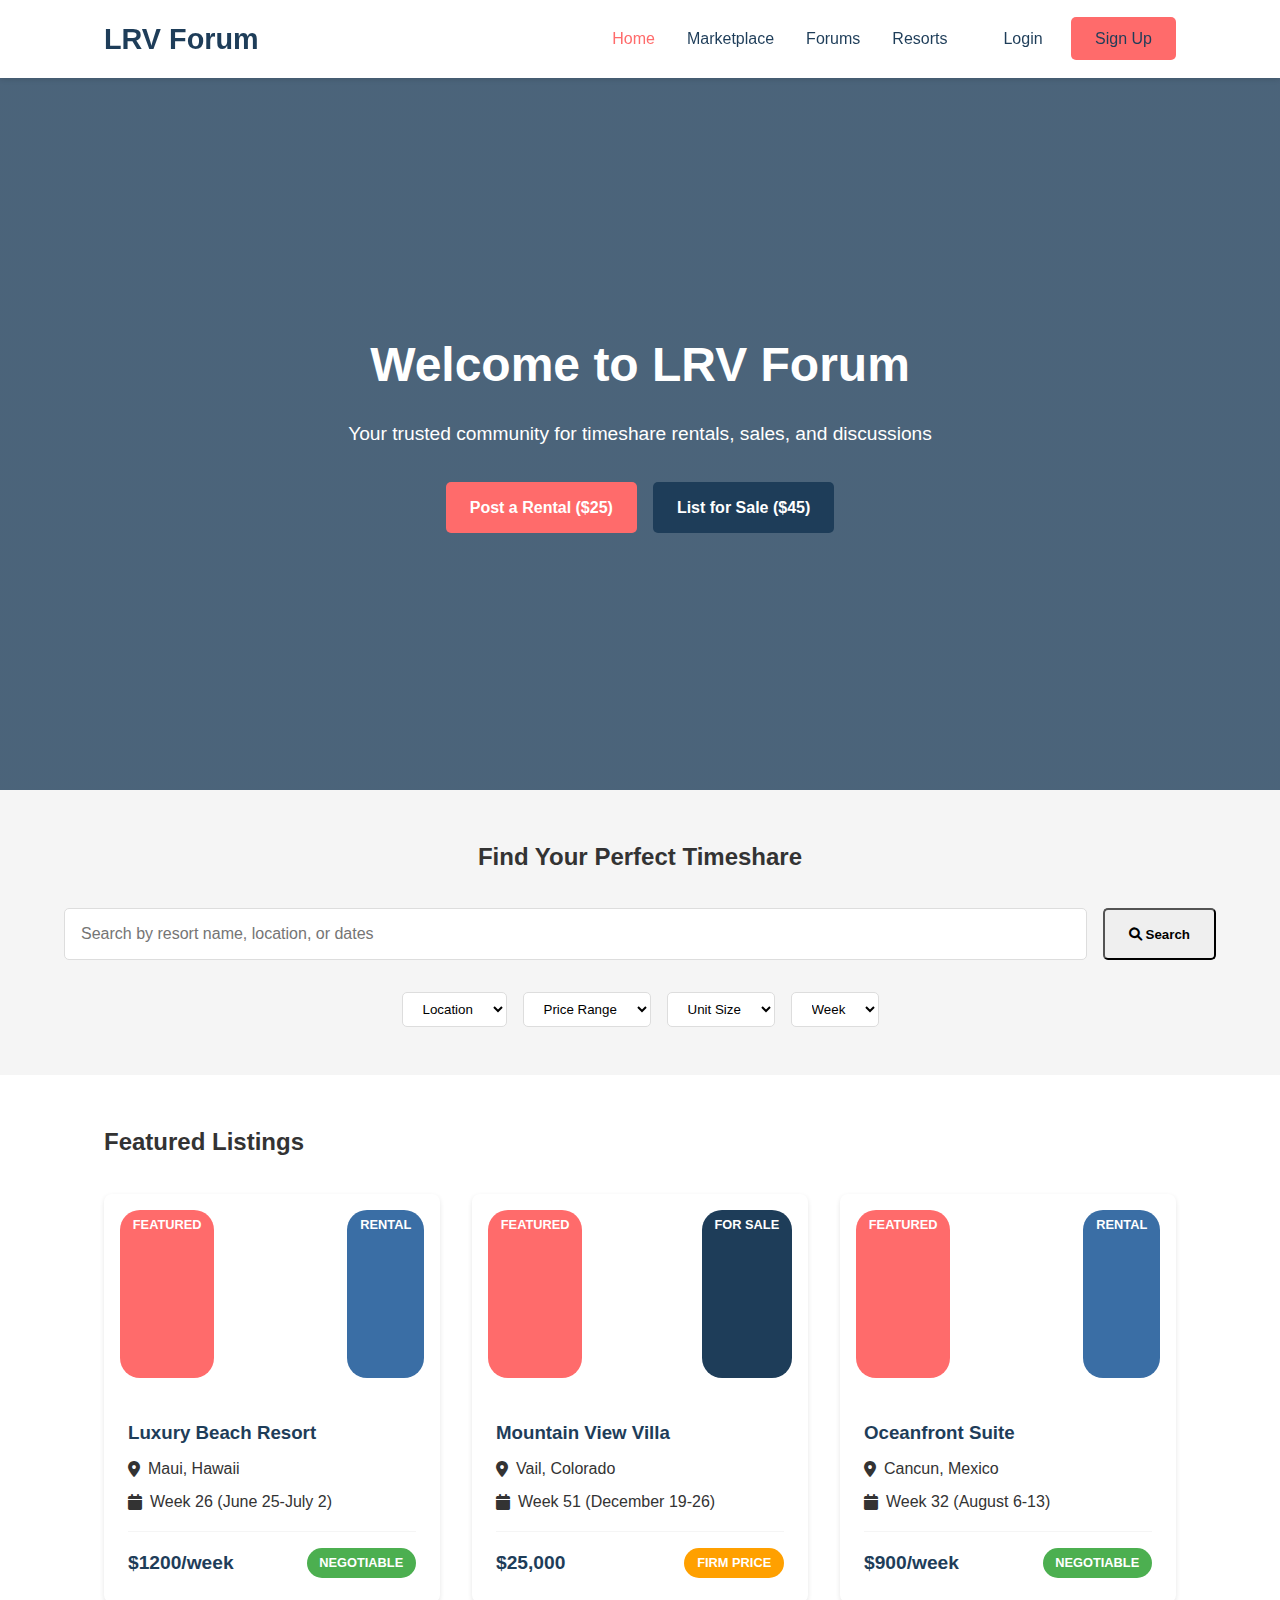
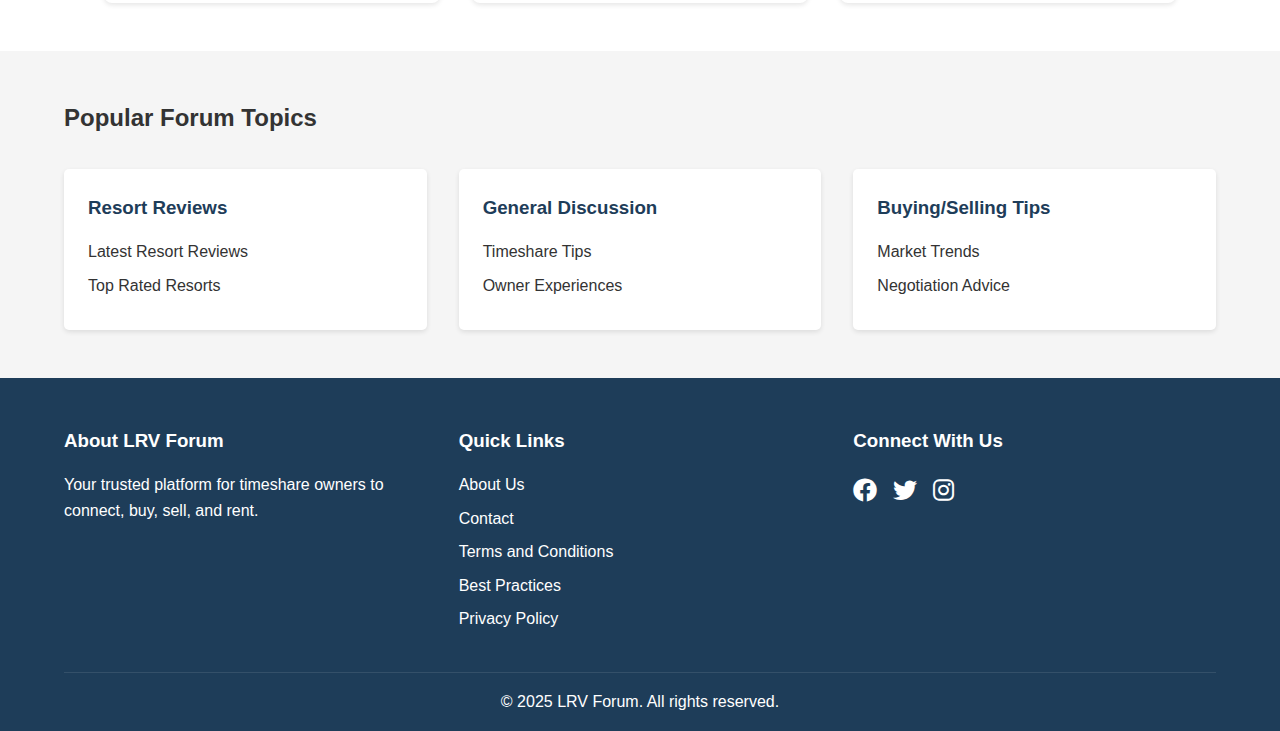
<file: index.html>
<!DOCTYPE html>
<html lang="en">
<head>
    <meta charset="UTF-8">
    <meta name="viewport" content="width=device-width, initial-scale=1.0">
    <title>LRV Forum - Timeshare Owners Community</title>
    <link rel="stylesheet" href="styles.css">
    <link rel="stylesheet" href="https://cdnjs.cloudflare.com/ajax/libs/font-awesome/6.0.0/css/all.min.css">
</head>
<body>
    <header>
        <nav class="main-nav">
            <div class="logo">
                <h1>LRV Forum</h1>
            </div>
            <div class="nav-links">
                <a href="#" class="active">Home</a>
                <a href="#">Marketplace</a>
                <a href="forum.html">Forums</a>
                <a href="#">Resorts</a>
                <div class="auth-buttons">
                    <a href="#" class="btn btn-login">Login</a>
                    <a href="#" class="btn btn-signup">Sign Up</a>
                </div>
            </div>
        </nav>
    </header>

    <main>
        <section class="hero">
            <div class="hero-content">
                <h1>Welcome to LRV Forum</h1>
                <p>Your trusted community for timeshare rentals, sales, and discussions</p>
                <div class="hero-buttons">
                    <a href="#" class="btn btn-primary">Post a Rental ($25)</a>
                    <a href="#" class="btn btn-secondary">List for Sale ($45)</a>
                </div>
            </div>
        </section>

        <section class="search-section">
            <div class="search-container">
                <h2>Find Your Perfect Timeshare</h2>
                <div class="search-box">
                    <input type="text" placeholder="Search by resort name, location, or dates">
                    <button class="btn btn-search"><i class="fas fa-search"></i> Search</button>
                </div>
                <div class="search-filters">
                    <select>
                        <option value="">Location</option>
                    </select>
                    <select>
                        <option value="">Price Range</option>
                    </select>
                    <select>
                        <option value="">Unit Size</option>
                    </select>
                    <select>
                        <option value="">Week</option>
                    </select>
                </div>
            </div>
        </section>

        <section class="featured-listings">
            <h2>Featured Listings</h2>
            <div class="listings-grid">
                <!-- Featured listings will be dynamically populated -->
            </div>
        </section>

        <section class="forum-preview">
            <h2>Popular Forum Topics</h2>
            <div class="forum-categories">
                <div class="forum-category">
                    <h3>Resort Reviews</h3>
                    <ul>
                        <li><a href="#">Latest Resort Reviews</a></li>
                        <li><a href="#">Top Rated Resorts</a></li>
                    </ul>
                </div>
                <div class="forum-category">
                    <h3>General Discussion</h3>
                    <ul>
                        <li><a href="#">Timeshare Tips</a></li>
                        <li><a href="#">Owner Experiences</a></li>
                    </ul>
                </div>
                <div class="forum-category">
                    <h3>Buying/Selling Tips</h3>
                    <ul>
                        <li><a href="#">Market Trends</a></li>
                        <li><a href="#">Negotiation Advice</a></li>
                    </ul>
                </div>
            </div>
        </section>
    </main>

    <footer>
        <div class="footer-content">
            <div class="footer-section">
                <h3>About LRV Forum</h3>
                <p>Your trusted platform for timeshare owners to connect, buy, sell, and rent.</p>
            </div>
            <div class="footer-section">
                <h3>Quick Links</h3>
                <ul>
                    <li><a href="about.html">About Us</a></li>
                    <li><a href="#">Contact</a></li>
                    <li><a href="terms.html">Terms and Conditions</a></li>
                    <li><a href="best-practices.html">Best Practices</a></li>
                    <li><a href="privacy.html">Privacy Policy</a></li>
                </ul>
            </div>
            <div class="footer-section">
                <h3>Connect With Us</h3>
                <div class="social-links">
                    <a href="#"><i class="fab fa-facebook"></i></a>
                    <a href="#"><i class="fab fa-twitter"></i></a>
                    <a href="#"><i class="fab fa-instagram"></i></a>
                </div>
            </div>
        </div>
        <div class="footer-bottom">
            <p>&copy; 2025 LRV Forum. All rights reserved.</p>
        </div>
    </footer>

    <script src="script.js"></script>
</body>
</html>
</file>
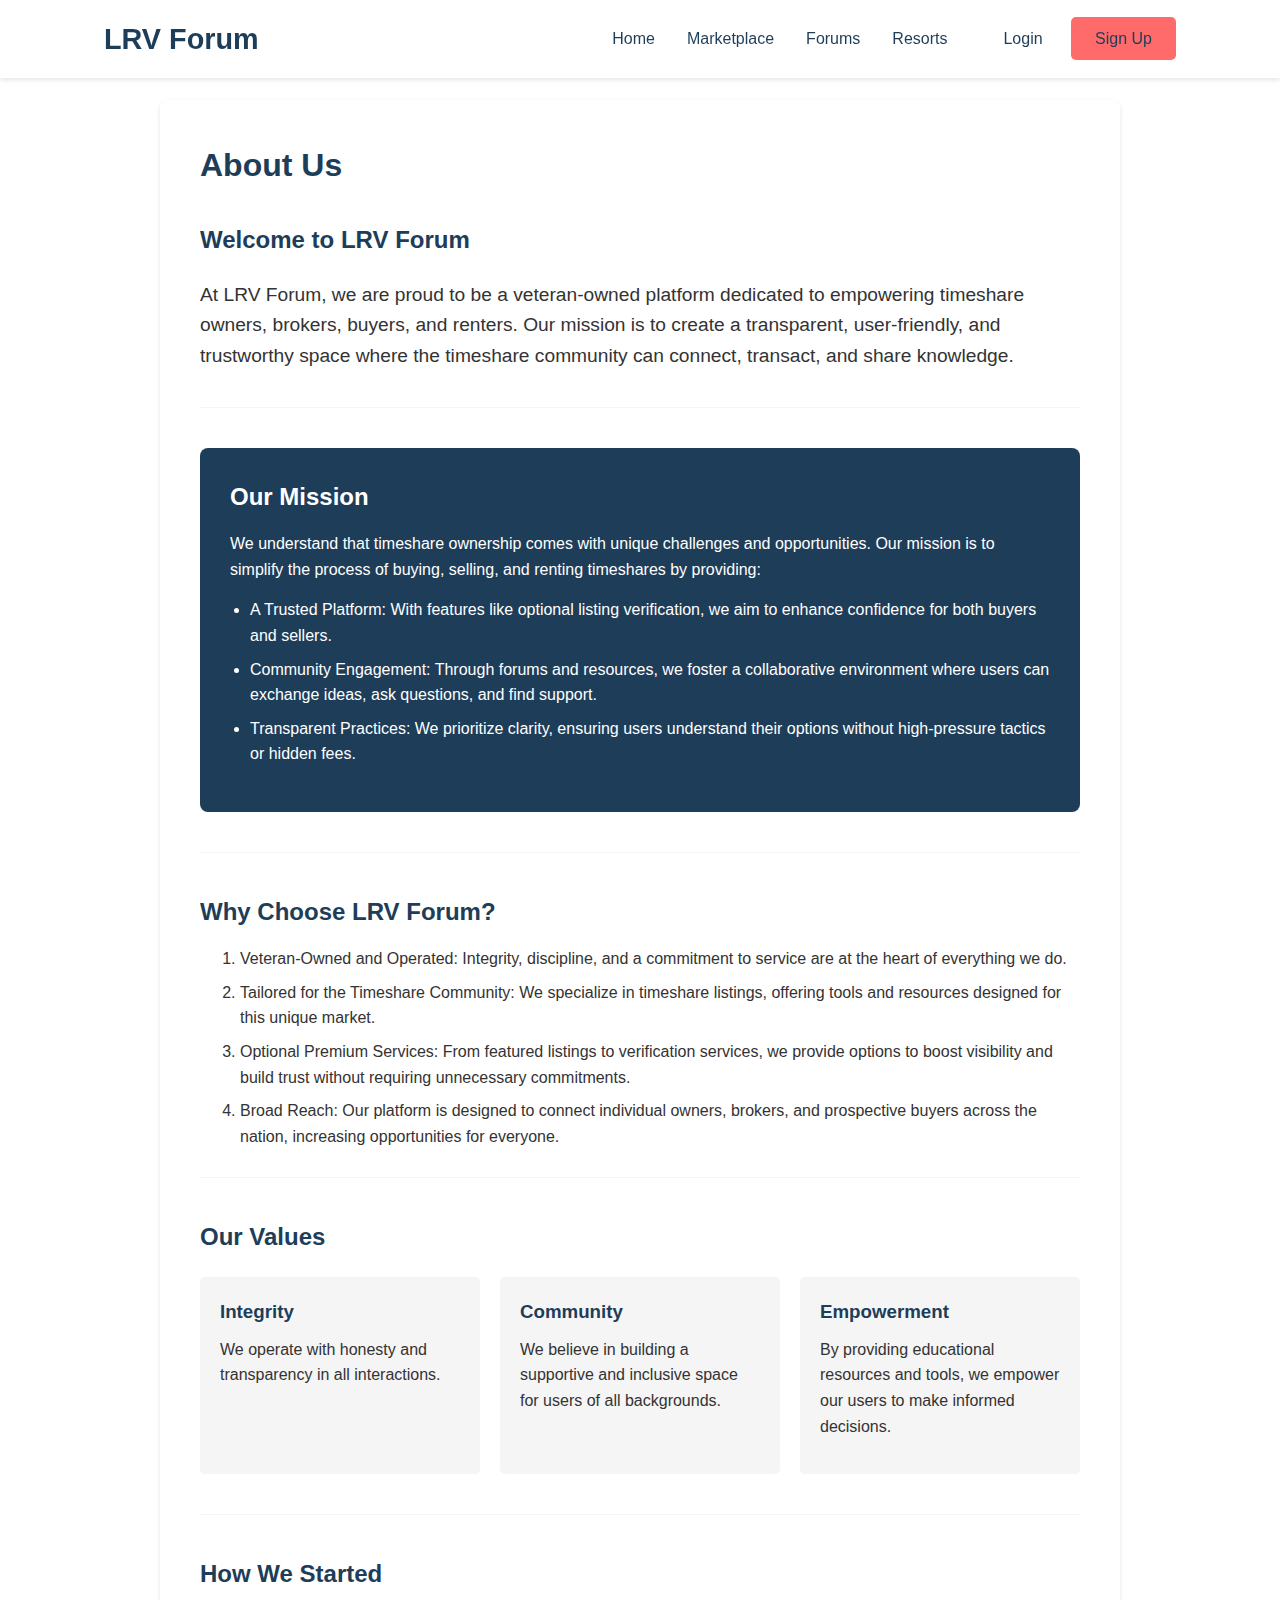
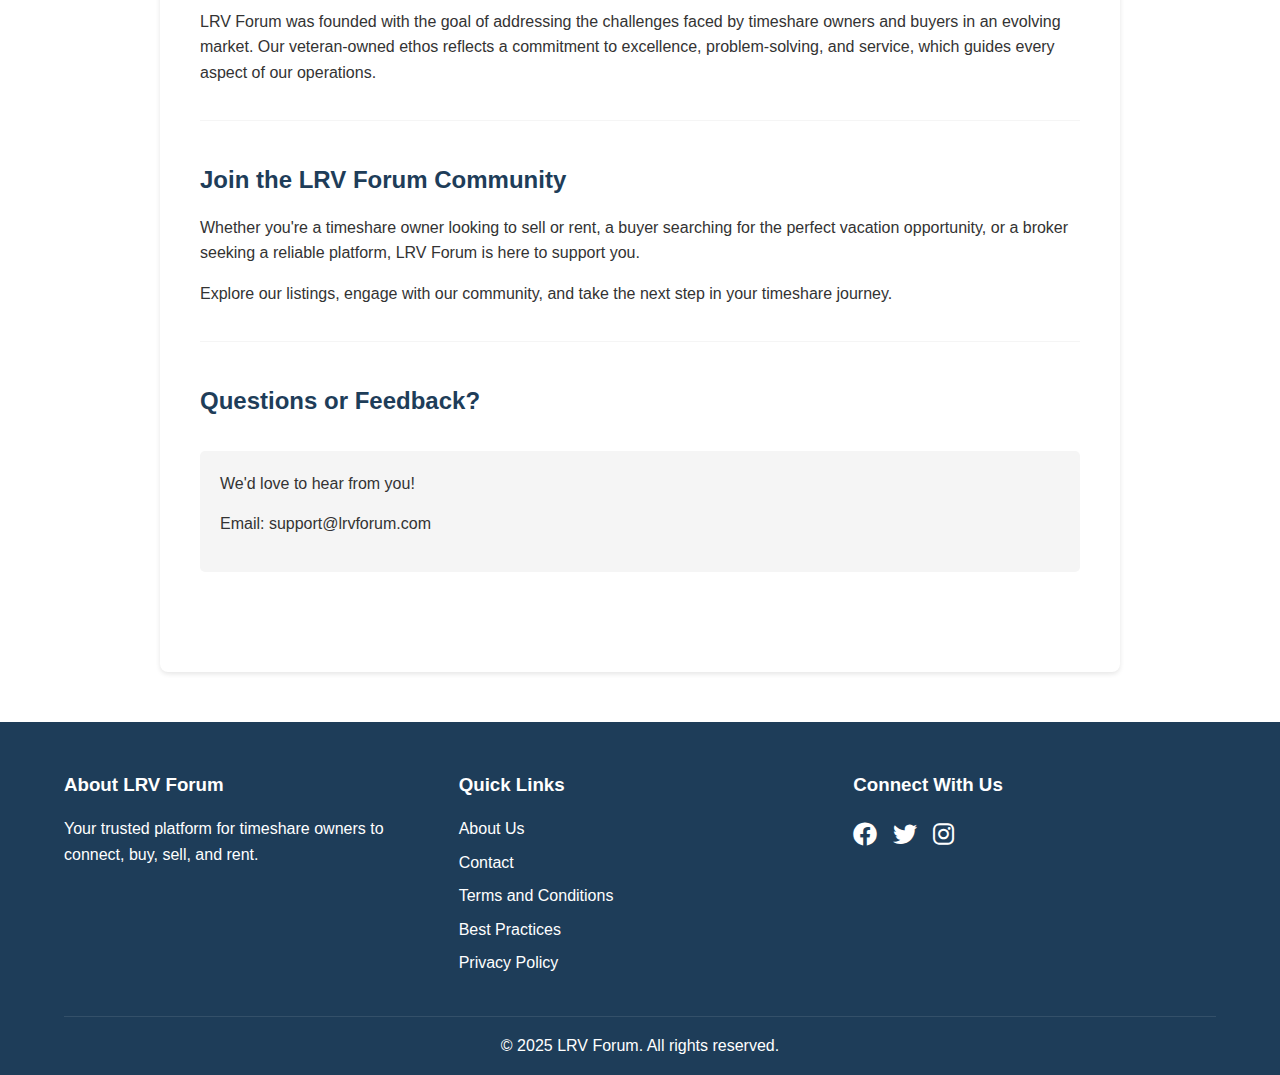
<file: about.html>
<!DOCTYPE html>
<html lang="en">
<head>
    <meta charset="UTF-8">
    <meta name="viewport" content="width=device-width, initial-scale=1.0">
    <title>About Us - LRV Forum</title>
    <link rel="stylesheet" href="styles.css">
    <link rel="stylesheet" href="https://cdnjs.cloudflare.com/ajax/libs/font-awesome/6.0.0/css/all.min.css">
    <style>
        .about-container {
            max-width: 1000px;
            margin: 100px auto 50px;
            padding: 0 20px;
        }
        
        .about-content {
            background: white;
            padding: 40px;
            border-radius: 8px;
            box-shadow: 0 2px 5px rgba(0,0,0,0.1);
        }
        
        .about-content h1 {
            color: var(--primary-blue);
            margin-bottom: 20px;
        }
        
        .about-content h2 {
            color: var(--primary-blue);
            margin: 30px 0 15px;
        }
        
        .about-content p {
            margin-bottom: 15px;
            line-height: 1.6;
        }
        
        .about-content ul {
            margin-left: 20px;
            margin-bottom: 15px;
        }
        
        .about-content li {
            margin-bottom: 8px;
        }

        .section {
            margin-bottom: 40px;
            padding-bottom: 20px;
            border-bottom: 1px solid var(--gray);
        }

        .section:last-child {
            border-bottom: none;
        }

        .contact-info {
            background-color: var(--gray);
            padding: 20px;
            border-radius: 5px;
            margin-top: 30px;
        }

        .bullet-list {
            list-style-type: disc;
            margin-left: 40px;
        }

        .numbered-list {
            list-style-type: decimal;
            margin-left: 40px;
        }

        .welcome-message {
            font-size: 1.2rem;
            line-height: 1.8;
            margin: 20px 0;
        }

        .mission-box {
            background-color: var(--primary-blue);
            color: var(--white);
            padding: 30px;
            border-radius: 8px;
            margin: 20px 0;
        }

        .mission-box h2 {
            color: var(--white);
            margin-top: 0;
        }

        .values-grid {
            display: grid;
            grid-template-columns: repeat(auto-fit, minmax(250px, 1fr));
            gap: 20px;
            margin: 20px 0;
        }

        .value-item {
            background-color: var(--gray);
            padding: 20px;
            border-radius: 5px;
        }

        .value-item h3 {
            color: var(--primary-blue);
            margin-bottom: 10px;
        }
    </style>
</head>
<body>
    <header>
        <nav class="main-nav">
            <div class="logo">
                <h1>LRV Forum</h1>
            </div>
            <div class="nav-links">
                <a href="index.html">Home</a>
                <a href="#">Marketplace</a>
                <a href="#">Forums</a>
                <a href="#">Resorts</a>
                <div class="auth-buttons">
                    <a href="#" class="btn btn-login">Login</a>
                    <a href="#" class="btn btn-signup">Sign Up</a>
                </div>
            </div>
        </nav>
    </header>

    <div class="about-container">
        <div class="about-content">
            <h1>About Us</h1>

            <div class="section">
                <h2>Welcome to LRV Forum</h2>
                <p class="welcome-message">At LRV Forum, we are proud to be a veteran-owned platform dedicated to empowering timeshare owners, brokers, buyers, and renters. Our mission is to create a transparent, user-friendly, and trustworthy space where the timeshare community can connect, transact, and share knowledge.</p>
            </div>

            <div class="section">
                <div class="mission-box">
                    <h2>Our Mission</h2>
                    <p>We understand that timeshare ownership comes with unique challenges and opportunities. Our mission is to simplify the process of buying, selling, and renting timeshares by providing:</p>
                    <ul class="bullet-list">
                        <li>A Trusted Platform: With features like optional listing verification, we aim to enhance confidence for both buyers and sellers.</li>
                        <li>Community Engagement: Through forums and resources, we foster a collaborative environment where users can exchange ideas, ask questions, and find support.</li>
                        <li>Transparent Practices: We prioritize clarity, ensuring users understand their options without high-pressure tactics or hidden fees.</li>
                    </ul>
                </div>
            </div>

            <div class="section">
                <h2>Why Choose LRV Forum?</h2>
                <ol class="numbered-list">
                    <li>Veteran-Owned and Operated: Integrity, discipline, and a commitment to service are at the heart of everything we do.</li>
                    <li>Tailored for the Timeshare Community: We specialize in timeshare listings, offering tools and resources designed for this unique market.</li>
                    <li>Optional Premium Services: From featured listings to verification services, we provide options to boost visibility and build trust without requiring unnecessary commitments.</li>
                    <li>Broad Reach: Our platform is designed to connect individual owners, brokers, and prospective buyers across the nation, increasing opportunities for everyone.</li>
                </ol>
            </div>

            <div class="section">
                <h2>Our Values</h2>
                <div class="values-grid">
                    <div class="value-item">
                        <h3>Integrity</h3>
                        <p>We operate with honesty and transparency in all interactions.</p>
                    </div>
                    <div class="value-item">
                        <h3>Community</h3>
                        <p>We believe in building a supportive and inclusive space for users of all backgrounds.</p>
                    </div>
                    <div class="value-item">
                        <h3>Empowerment</h3>
                        <p>By providing educational resources and tools, we empower our users to make informed decisions.</p>
                    </div>
                </div>
            </div>

            <div class="section">
                <h2>How We Started</h2>
                <p>LRV Forum was founded with the goal of addressing the challenges faced by timeshare owners and buyers in an evolving market. Our veteran-owned ethos reflects a commitment to excellence, problem-solving, and service, which guides every aspect of our operations.</p>
            </div>

            <div class="section">
                <h2>Join the LRV Forum Community</h2>
                <p>Whether you're a timeshare owner looking to sell or rent, a buyer searching for the perfect vacation opportunity, or a broker seeking a reliable platform, LRV Forum is here to support you.</p>
                <p>Explore our listings, engage with our community, and take the next step in your timeshare journey.</p>
            </div>

            <div class="section">
                <h2>Questions or Feedback?</h2>
                <div class="contact-info">
                    <p>We'd love to hear from you!</p>
                    <p>Email: support@lrvforum.com</p>
                </div>
            </div>
        </div>
    </div>

    <footer>
        <div class="footer-content">
            <div class="footer-section">
                <h3>About LRV Forum</h3>
                <p>Your trusted platform for timeshare owners to connect, buy, sell, and rent.</p>
            </div>
            <div class="footer-section">
                <h3>Quick Links</h3>
                <ul>
                    <li><a href="about.html">About Us</a></li>
                    <li><a href="#">Contact</a></li>
                    <li><a href="terms.html">Terms and Conditions</a></li>
                    <li><a href="best-practices.html">Best Practices</a></li>
                    <li><a href="privacy.html">Privacy Policy</a></li>
                </ul>
            </div>
            <div class="footer-section">
                <h3>Connect With Us</h3>
                <div class="social-links">
                    <a href="#"><i class="fab fa-facebook"></i></a>
                    <a href="#"><i class="fab fa-twitter"></i></a>
                    <a href="#"><i class="fab fa-instagram"></i></a>
                </div>
            </div>
        </div>
        <div class="footer-bottom">
            <p>&copy; 2025 LRV Forum. All rights reserved.</p>
        </div>
    </footer>
</body>
</html>
</file>
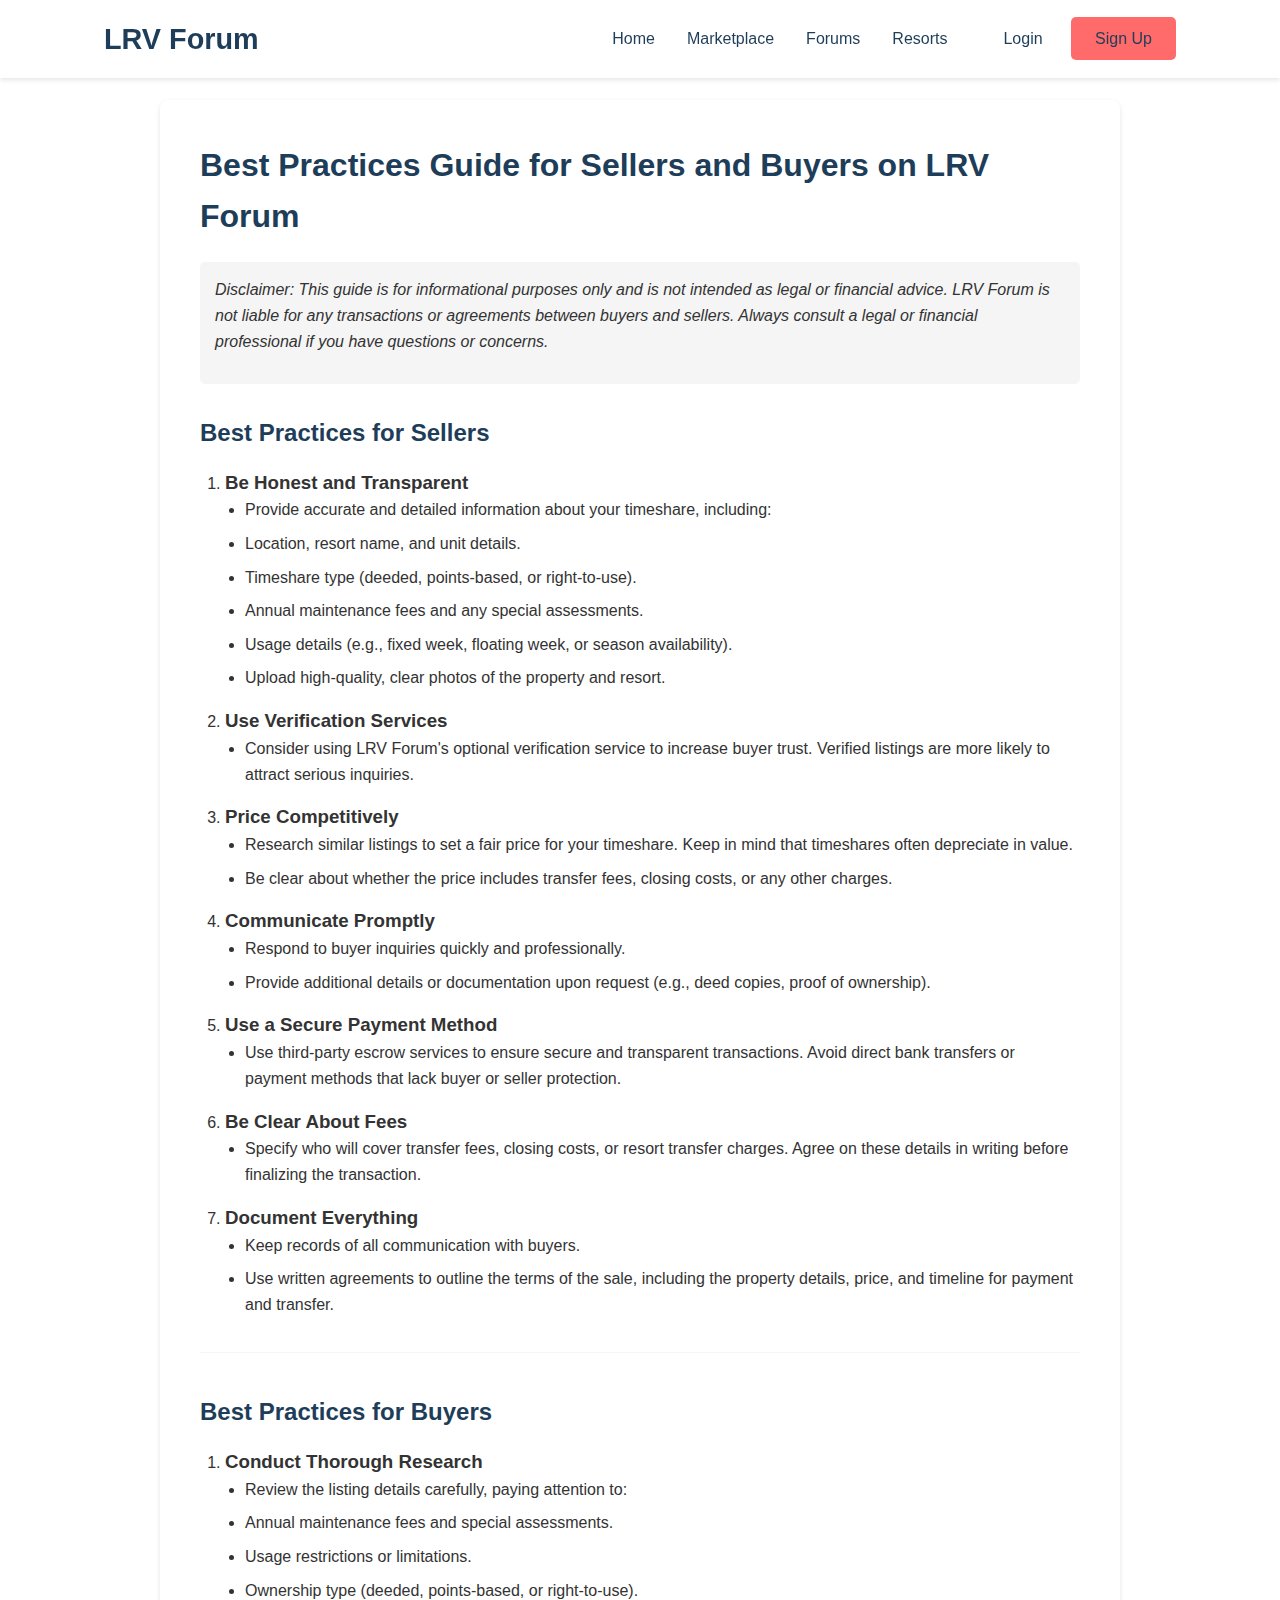
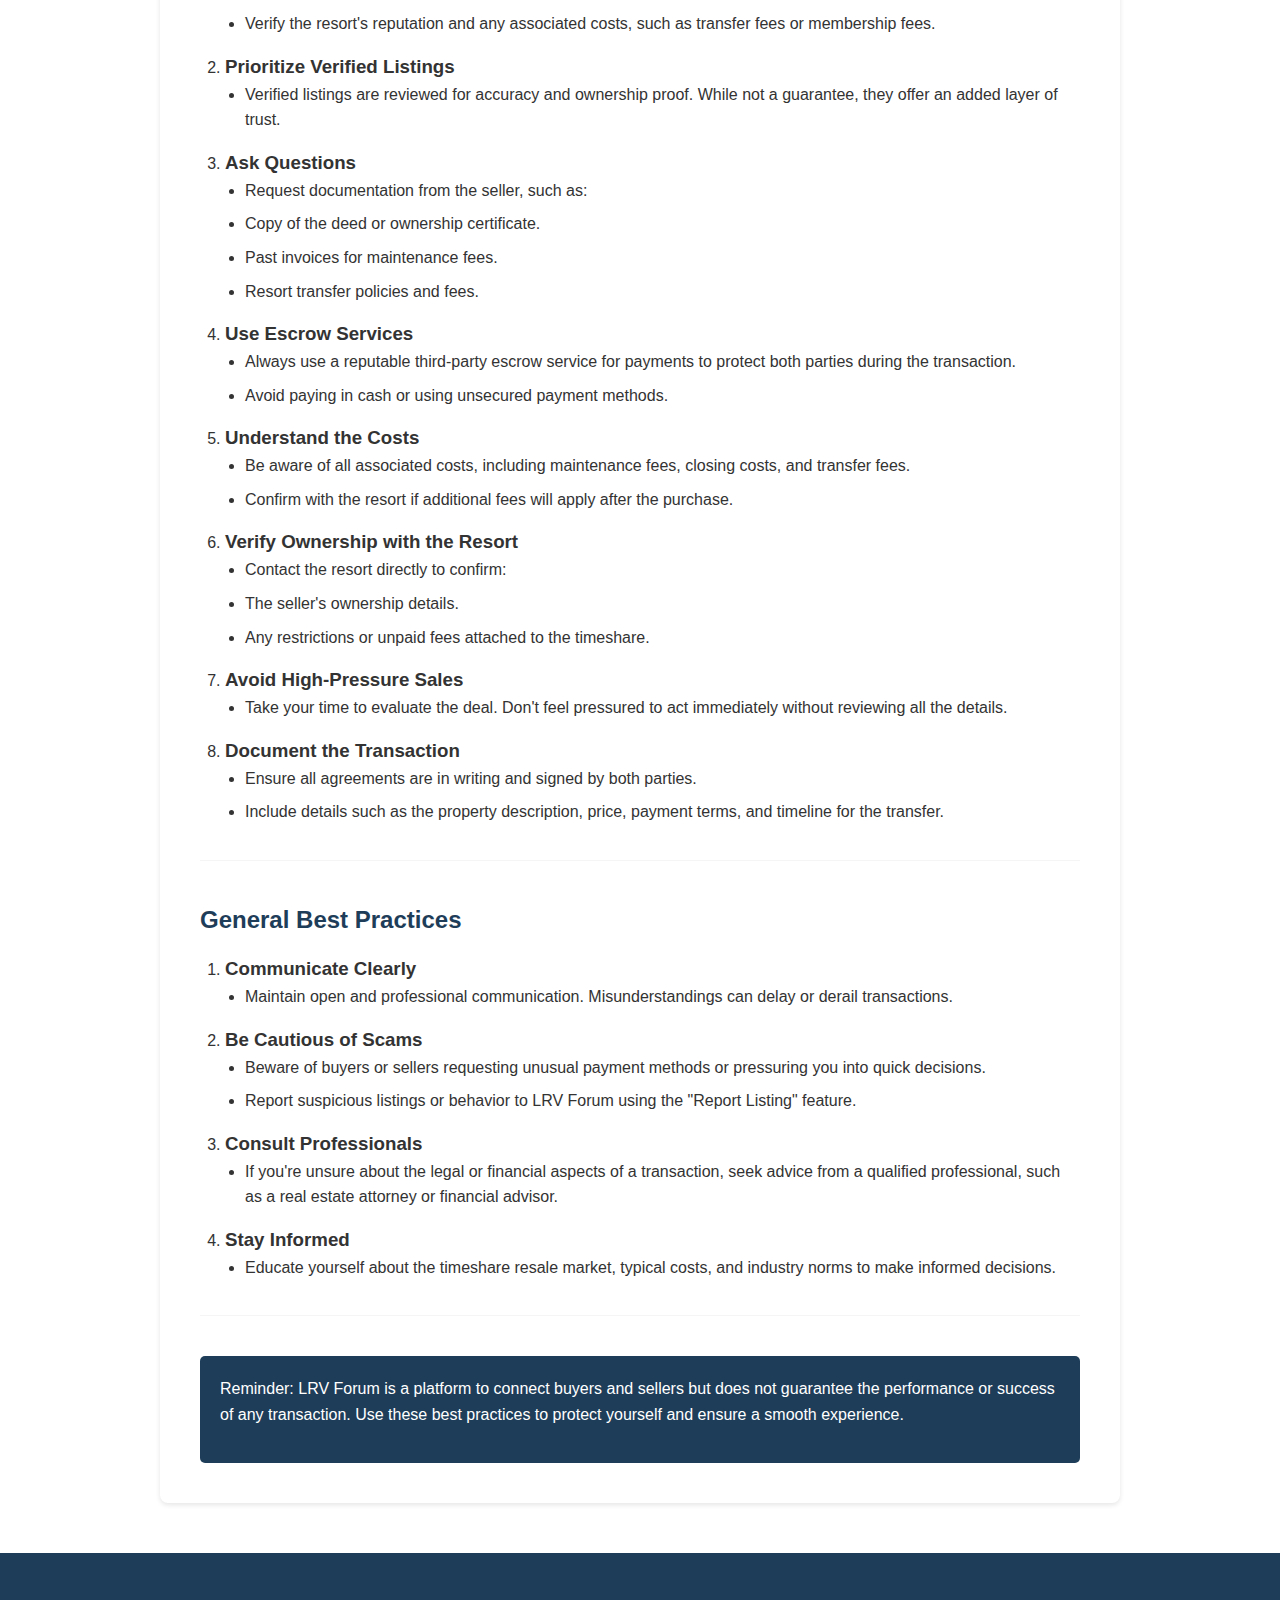
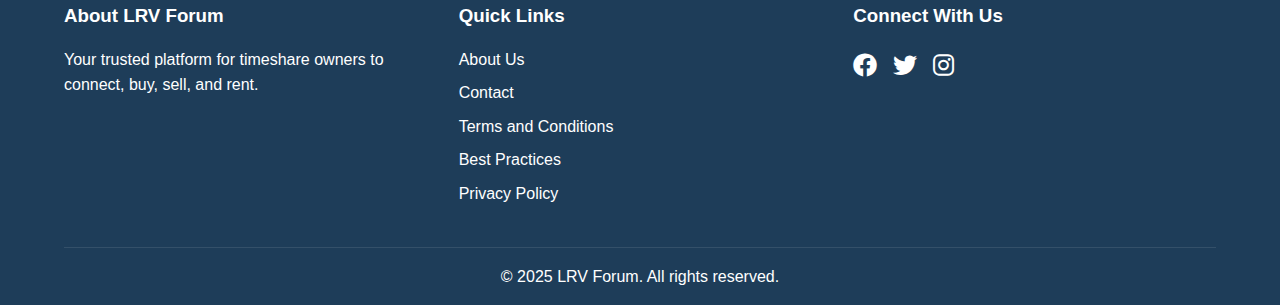
<file: best-practices.html>
<!DOCTYPE html>
<html lang="en">
<head>
    <meta charset="UTF-8">
    <meta name="viewport" content="width=device-width, initial-scale=1.0">
    <title>Best Practices - LRV Forum</title>
    <link rel="stylesheet" href="styles.css">
    <link rel="stylesheet" href="https://cdnjs.cloudflare.com/ajax/libs/font-awesome/6.0.0/css/all.min.css">
    <style>
        .best-practices-container {
            max-width: 1000px;
            margin: 100px auto 50px;
            padding: 0 20px;
        }
        
        .best-practices-content {
            background: white;
            padding: 40px;
            border-radius: 8px;
            box-shadow: 0 2px 5px rgba(0,0,0,0.1);
        }
        
        .best-practices-content h1 {
            color: var(--primary-blue);
            margin-bottom: 20px;
        }
        
        .best-practices-content h2 {
            color: var(--primary-blue);
            margin: 30px 0 15px;
        }
        
        .best-practices-content p {
            margin-bottom: 15px;
            line-height: 1.6;
        }
        
        .best-practices-content ul {
            margin-left: 20px;
            margin-bottom: 15px;
        }
        
        .best-practices-content li {
            margin-bottom: 8px;
        }
        
        .disclaimer {
            background-color: var(--gray);
            padding: 15px;
            border-radius: 5px;
            margin-bottom: 30px;
            font-style: italic;
        }

        .practice-section {
            margin-bottom: 40px;
            padding-bottom: 20px;
            border-bottom: 1px solid var(--gray);
        }

        .practice-section:last-child {
            border-bottom: none;
        }

        .reminder-box {
            background-color: var(--primary-blue);
            color: var(--white);
            padding: 20px;
            border-radius: 5px;
            margin-top: 30px;
        }

        .numbered-list {
            list-style-type: decimal;
            margin-left: 25px;
        }

        .bullet-list {
            list-style-type: disc;
            margin-left: 40px;
        }
    </style>
</head>
<body>
    <header>
        <nav class="main-nav">
            <div class="logo">
                <h1>LRV Forum</h1>
            </div>
            <div class="nav-links">
                <a href="index.html">Home</a>
                <a href="#">Marketplace</a>
                <a href="#">Forums</a>
                <a href="#">Resorts</a>
                <div class="auth-buttons">
                    <a href="#" class="btn btn-login">Login</a>
                    <a href="#" class="btn btn-signup">Sign Up</a>
                </div>
            </div>
        </nav>
    </header>

    <div class="best-practices-container">
        <div class="best-practices-content">
            <h1>Best Practices Guide for Sellers and Buyers on LRV Forum</h1>

            <div class="disclaimer">
                <p>Disclaimer: This guide is for informational purposes only and is not intended as legal or financial advice. LRV Forum is not liable for any transactions or agreements between buyers and sellers. Always consult a legal or financial professional if you have questions or concerns.</p>
            </div>

            <div class="practice-section">
                <h2>Best Practices for Sellers</h2>

                <ol class="numbered-list">
                    <li>
                        <h3>Be Honest and Transparent</h3>
                        <ul class="bullet-list">
                            <li>Provide accurate and detailed information about your timeshare, including:</li>
                            <li>Location, resort name, and unit details.</li>
                            <li>Timeshare type (deeded, points-based, or right-to-use).</li>
                            <li>Annual maintenance fees and any special assessments.</li>
                            <li>Usage details (e.g., fixed week, floating week, or season availability).</li>
                            <li>Upload high-quality, clear photos of the property and resort.</li>
                        </ul>
                    </li>

                    <li>
                        <h3>Use Verification Services</h3>
                        <ul class="bullet-list">
                            <li>Consider using LRV Forum's optional verification service to increase buyer trust. Verified listings are more likely to attract serious inquiries.</li>
                        </ul>
                    </li>

                    <li>
                        <h3>Price Competitively</h3>
                        <ul class="bullet-list">
                            <li>Research similar listings to set a fair price for your timeshare. Keep in mind that timeshares often depreciate in value.</li>
                            <li>Be clear about whether the price includes transfer fees, closing costs, or any other charges.</li>
                        </ul>
                    </li>

                    <li>
                        <h3>Communicate Promptly</h3>
                        <ul class="bullet-list">
                            <li>Respond to buyer inquiries quickly and professionally.</li>
                            <li>Provide additional details or documentation upon request (e.g., deed copies, proof of ownership).</li>
                        </ul>
                    </li>

                    <li>
                        <h3>Use a Secure Payment Method</h3>
                        <ul class="bullet-list">
                            <li>Use third-party escrow services to ensure secure and transparent transactions. Avoid direct bank transfers or payment methods that lack buyer or seller protection.</li>
                        </ul>
                    </li>

                    <li>
                        <h3>Be Clear About Fees</h3>
                        <ul class="bullet-list">
                            <li>Specify who will cover transfer fees, closing costs, or resort transfer charges. Agree on these details in writing before finalizing the transaction.</li>
                        </ul>
                    </li>

                    <li>
                        <h3>Document Everything</h3>
                        <ul class="bullet-list">
                            <li>Keep records of all communication with buyers.</li>
                            <li>Use written agreements to outline the terms of the sale, including the property details, price, and timeline for payment and transfer.</li>
                        </ul>
                    </li>
                </ol>
            </div>

            <div class="practice-section">
                <h2>Best Practices for Buyers</h2>

                <ol class="numbered-list">
                    <li>
                        <h3>Conduct Thorough Research</h3>
                        <ul class="bullet-list">
                            <li>Review the listing details carefully, paying attention to:</li>
                            <li>Annual maintenance fees and special assessments.</li>
                            <li>Usage restrictions or limitations.</li>
                            <li>Ownership type (deeded, points-based, or right-to-use).</li>
                            <li>Verify the resort's reputation and any associated costs, such as transfer fees or membership fees.</li>
                        </ul>
                    </li>

                    <li>
                        <h3>Prioritize Verified Listings</h3>
                        <ul class="bullet-list">
                            <li>Verified listings are reviewed for accuracy and ownership proof. While not a guarantee, they offer an added layer of trust.</li>
                        </ul>
                    </li>

                    <li>
                        <h3>Ask Questions</h3>
                        <ul class="bullet-list">
                            <li>Request documentation from the seller, such as:</li>
                            <li>Copy of the deed or ownership certificate.</li>
                            <li>Past invoices for maintenance fees.</li>
                            <li>Resort transfer policies and fees.</li>
                        </ul>
                    </li>

                    <li>
                        <h3>Use Escrow Services</h3>
                        <ul class="bullet-list">
                            <li>Always use a reputable third-party escrow service for payments to protect both parties during the transaction.</li>
                            <li>Avoid paying in cash or using unsecured payment methods.</li>
                        </ul>
                    </li>

                    <li>
                        <h3>Understand the Costs</h3>
                        <ul class="bullet-list">
                            <li>Be aware of all associated costs, including maintenance fees, closing costs, and transfer fees.</li>
                            <li>Confirm with the resort if additional fees will apply after the purchase.</li>
                        </ul>
                    </li>

                    <li>
                        <h3>Verify Ownership with the Resort</h3>
                        <ul class="bullet-list">
                            <li>Contact the resort directly to confirm:</li>
                            <li>The seller's ownership details.</li>
                            <li>Any restrictions or unpaid fees attached to the timeshare.</li>
                        </ul>
                    </li>

                    <li>
                        <h3>Avoid High-Pressure Sales</h3>
                        <ul class="bullet-list">
                            <li>Take your time to evaluate the deal. Don't feel pressured to act immediately without reviewing all the details.</li>
                        </ul>
                    </li>

                    <li>
                        <h3>Document the Transaction</h3>
                        <ul class="bullet-list">
                            <li>Ensure all agreements are in writing and signed by both parties.</li>
                            <li>Include details such as the property description, price, payment terms, and timeline for the transfer.</li>
                        </ul>
                    </li>
                </ol>
            </div>

            <div class="practice-section">
                <h2>General Best Practices</h2>

                <ol class="numbered-list">
                    <li>
                        <h3>Communicate Clearly</h3>
                        <ul class="bullet-list">
                            <li>Maintain open and professional communication. Misunderstandings can delay or derail transactions.</li>
                        </ul>
                    </li>

                    <li>
                        <h3>Be Cautious of Scams</h3>
                        <ul class="bullet-list">
                            <li>Beware of buyers or sellers requesting unusual payment methods or pressuring you into quick decisions.</li>
                            <li>Report suspicious listings or behavior to LRV Forum using the "Report Listing" feature.</li>
                        </ul>
                    </li>

                    <li>
                        <h3>Consult Professionals</h3>
                        <ul class="bullet-list">
                            <li>If you're unsure about the legal or financial aspects of a transaction, seek advice from a qualified professional, such as a real estate attorney or financial advisor.</li>
                        </ul>
                    </li>

                    <li>
                        <h3>Stay Informed</h3>
                        <ul class="bullet-list">
                            <li>Educate yourself about the timeshare resale market, typical costs, and industry norms to make informed decisions.</li>
                        </ul>
                    </li>
                </ol>
            </div>

            <div class="reminder-box">
                <p>Reminder: LRV Forum is a platform to connect buyers and sellers but does not guarantee the performance or success of any transaction. Use these best practices to protect yourself and ensure a smooth experience.</p>
            </div>
        </div>
    </div>

    <footer>
        <div class="footer-content">
            <div class="footer-section">
                <h3>About LRV Forum</h3>
                <p>Your trusted platform for timeshare owners to connect, buy, sell, and rent.</p>
            </div>
            <div class="footer-section">
                <h3>Quick Links</h3>
                <ul>
                    <li><a href="#">About Us</a></li>
                    <li><a href="#">Contact</a></li>
                    <li><a href="terms.html">Terms and Conditions</a></li>
                    <li><a href="best-practices.html">Best Practices</a></li>
                    <li><a href="#">Privacy Policy</a></li>
                </ul>
            </div>
            <div class="footer-section">
                <h3>Connect With Us</h3>
                <div class="social-links">
                    <a href="#"><i class="fab fa-facebook"></i></a>
                    <a href="#"><i class="fab fa-twitter"></i></a>
                    <a href="#"><i class="fab fa-instagram"></i></a>
                </div>
            </div>
        </div>
        <div class="footer-bottom">
            <p>&copy; 2025 LRV Forum. All rights reserved.</p>
        </div>
    </footer>
</body>
</html>
</file>
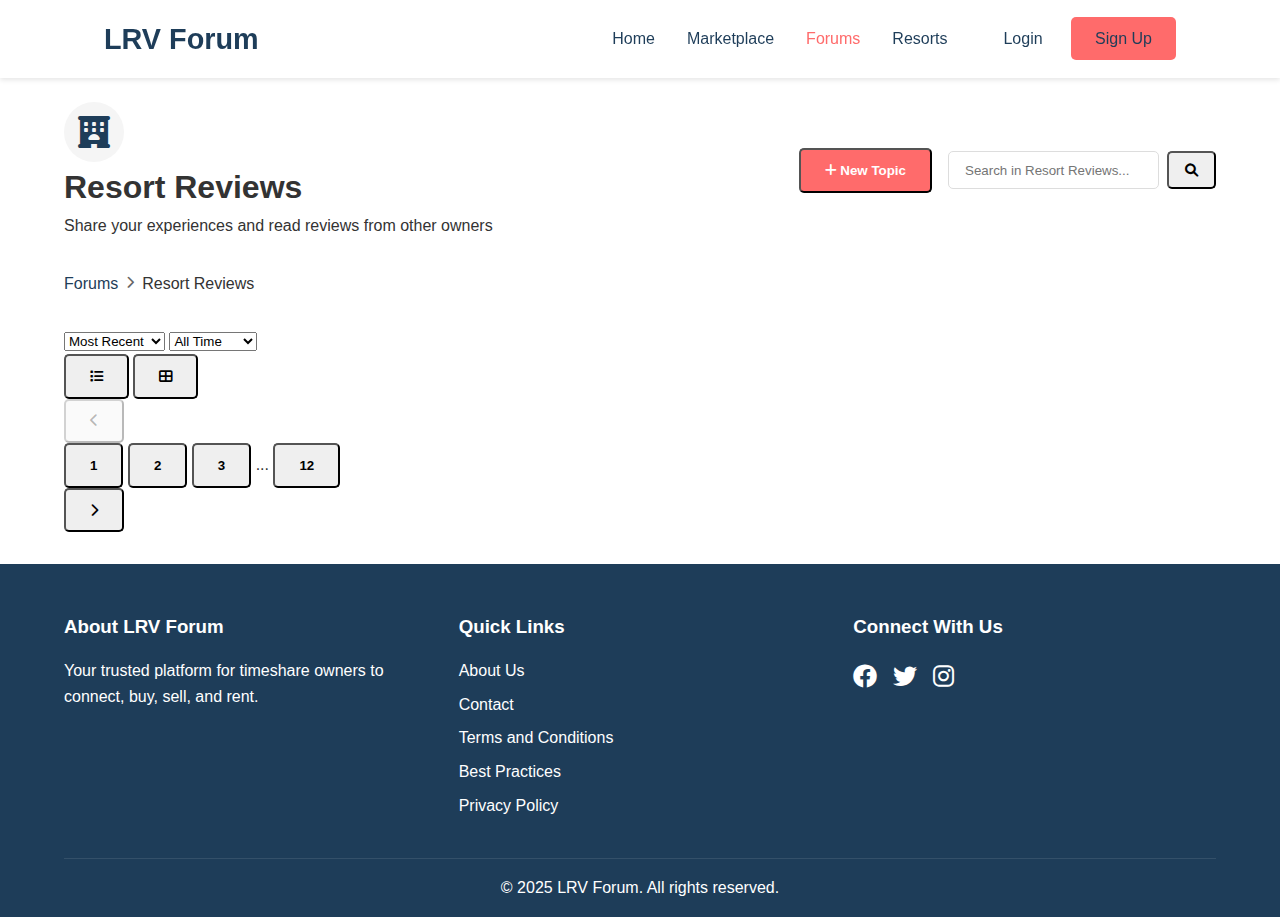
<file: category.html>
<!DOCTYPE html>
<html lang="en">
<head>
    <meta charset="UTF-8">
    <meta name="viewport" content="width=device-width, initial-scale=1.0">
    <title>Category - LRV Forum</title>
    <link rel="stylesheet" href="styles.css">
    <link rel="stylesheet" href="forum-styles.css">
    <link rel="stylesheet" href="https://cdnjs.cloudflare.com/ajax/libs/font-awesome/6.0.0/css/all.min.css">
</head>
<body>
    <header>
        <nav class="main-nav">
            <div class="logo">
                <h1>LRV Forum</h1>
            </div>
            <div class="nav-links">
                <a href="index.html">Home</a>
                <a href="#">Marketplace</a>
                <a href="forum.html" class="active">Forums</a>
                <a href="#">Resorts</a>
                <div class="auth-buttons">
                    <a href="#" class="btn btn-login">Login</a>
                    <a href="#" class="btn btn-signup">Sign Up</a>
                </div>
            </div>
        </nav>
    </header>

    <main class="forum-main">
        <div class="forum-container">
            <div class="forum-header">
                <div class="category-header">
                    <div class="category-icon">
                        <i class="fas fa-hotel"></i>
                    </div>
                    <div class="category-info">
                        <h1>Resort Reviews</h1>
                        <p>Share your experiences and read reviews from other owners</p>
                    </div>
                </div>
                <div class="forum-actions">
                    <button class="btn btn-primary new-topic-btn">
                        <i class="fas fa-plus"></i> New Topic
                    </button>
                    <div class="forum-search">
                        <input type="text" placeholder="Search in Resort Reviews...">
                        <button class="btn btn-search">
                            <i class="fas fa-search"></i>
                        </button>
                    </div>
                </div>
            </div>

            <nav class="forum-breadcrumb">
                <a href="forum.html">Forums</a>
                <i class="fas fa-chevron-right"></i>
                <span>Resort Reviews</span>
            </nav>

            <div class="category-controls">
                <div class="category-filters">
                    <select class="filter-sort">
                        <option value="recent">Most Recent</option>
                        <option value="popular">Most Popular</option>
                        <option value="replies">Most Replies</option>
                        <option value="views">Most Views</option>
                    </select>
                    <select class="filter-time">
                        <option value="all">All Time</option>
                        <option value="today">Today</option>
                        <option value="week">This Week</option>
                        <option value="month">This Month</option>
                        <option value="year">This Year</option>
                    </select>
                </div>
                <div class="category-view-toggle">
                    <button class="btn btn-icon active" data-view="list">
                        <i class="fas fa-list"></i>
                    </button>
                    <button class="btn btn-icon" data-view="grid">
                        <i class="fas fa-th-large"></i>
                    </button>
                </div>
            </div>

            <div class="topics-list category-topics">
                <!-- Topics will be dynamically populated -->
            </div>

            <div class="pagination">
                <button class="btn btn-icon" disabled>
                    <i class="fas fa-chevron-left"></i>
                </button>
                <div class="page-numbers">
                    <button class="btn active">1</button>
                    <button class="btn">2</button>
                    <button class="btn">3</button>
                    <span>...</span>
                    <button class="btn">12</button>
                </div>
                <button class="btn btn-icon">
                    <i class="fas fa-chevron-right"></i>
                </button>
            </div>
        </div>
    </main>

    <footer>
        <div class="footer-content">
            <div class="footer-section">
                <h3>About LRV Forum</h3>
                <p>Your trusted platform for timeshare owners to connect, buy, sell, and rent.</p>
            </div>
            <div class="footer-section">
                <h3>Quick Links</h3>
                <ul>
                    <li><a href="about.html">About Us</a></li>
                    <li><a href="#">Contact</a></li>
                    <li><a href="terms.html">Terms and Conditions</a></li>
                    <li><a href="best-practices.html">Best Practices</a></li>
                    <li><a href="privacy.html">Privacy Policy</a></li>
                </ul>
            </div>
            <div class="footer-section">
                <h3>Connect With Us</h3>
                <div class="social-links">
                    <a href="#"><i class="fab fa-facebook"></i></a>
                    <a href="#"><i class="fab fa-twitter"></i></a>
                    <a href="#"><i class="fab fa-instagram"></i></a>
                </div>
            </div>
        </div>
        <div class="footer-bottom">
            <p>&copy; 2025 LRV Forum. All rights reserved.</p>
        </div>
    </footer>

    <script src="forum-data.js"></script>
    <script src="category.js"></script>
</body>
</html>
</file>
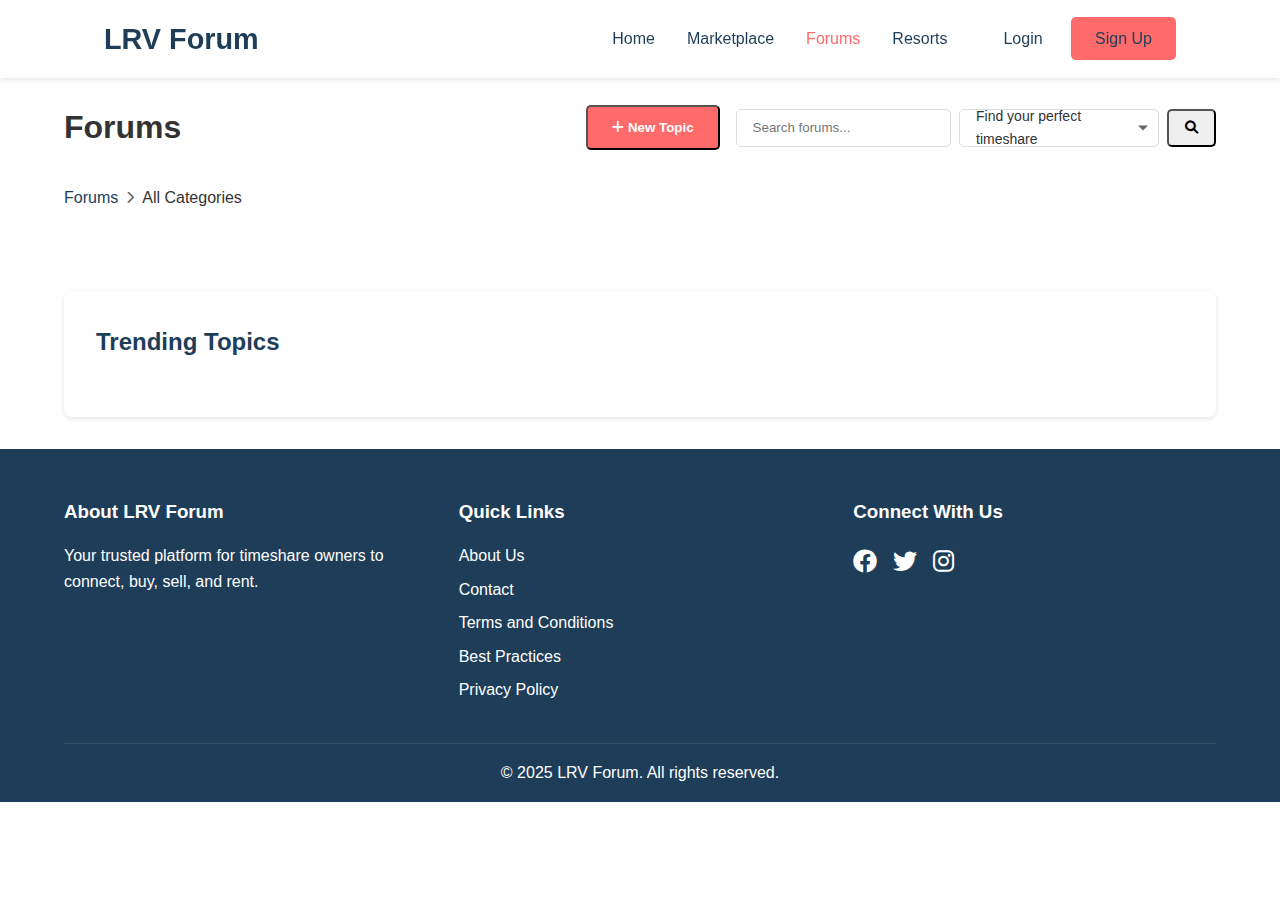
<file: forum.html>
<!DOCTYPE html>
<html lang="en">
<head>
    <meta charset="UTF-8">
    <meta name="viewport" content="width=device-width, initial-scale=1.0">
    <title>Forums - LRV Forum</title>
    <link rel="stylesheet" href="styles.css">
    <link rel="stylesheet" href="forum-styles.css">
    <link rel="stylesheet" href="https://cdnjs.cloudflare.com/ajax/libs/font-awesome/6.0.0/css/all.min.css">
</head>
<body>
    <header>
        <nav class="main-nav">
            <div class="logo">
                <h1>LRV Forum</h1>
            </div>
            <div class="nav-links">
                <a href="index.html">Home</a>
                <a href="#">Marketplace</a>
                <a href="forum.html" class="active">Forums</a>
                <a href="#">Resorts</a>
                <div class="auth-buttons">
                    <a href="#" class="btn btn-login">Login</a>
                    <a href="#" class="btn btn-signup">Sign Up</a>
                </div>
            </div>
        </nav>
    </header>

    <main class="forum-main">
        <div class="forum-container">
            <div class="forum-header">
                <h1>Forums</h1>
                <div class="forum-actions">
                    <button class="btn btn-primary new-topic-btn">
                        <i class="fas fa-plus"></i> New Topic
                    </button>
                    <div class="forum-search">
                        <input type="text" placeholder="Search forums...">
                        <div class="custom-dropdown">
                            <div class="selected-option" id="locationDropdown">Find your perfect timeshare</div>
                            <div class="dropdown-options" id="locationOptions"></div>
                        </div>
                        <button class="btn btn-search">
                            <i class="fas fa-search"></i>
                        </button>
                    </div>
                </div>
            </div>

            <nav class="forum-breadcrumb">
                <a href="forum.html">Forums</a>
                <i class="fas fa-chevron-right"></i>
                <span>All Categories</span>
            </nav>

            <div class="categories-grid">
                <!-- Categories will be dynamically populated -->
            </div>

            <div class="trending-topics">
                <h2>Trending Topics</h2>
                <div class="topics-list">
                    <!-- Topics will be dynamically populated -->
                </div>
            </div>
        </div>
    </main>

    <footer>
        <div class="footer-content">
            <div class="footer-section">
                <h3>About LRV Forum</h3>
                <p>Your trusted platform for timeshare owners to connect, buy, sell, and rent.</p>
            </div>
            <div class="footer-section">
                <h3>Quick Links</h3>
                <ul>
                    <li><a href="about.html">About Us</a></li>
                    <li><a href="#">Contact</a></li>
                    <li><a href="terms.html">Terms and Conditions</a></li>
                    <li><a href="best-practices.html">Best Practices</a></li>
                    <li><a href="privacy.html">Privacy Policy</a></li>
                </ul>
            </div>
            <div class="footer-section">
                <h3>Connect With Us</h3>
                <div class="social-links">
                    <a href="#"><i class="fab fa-facebook"></i></a>
                    <a href="#"><i class="fab fa-twitter"></i></a>
                    <a href="#"><i class="fab fa-instagram"></i></a>
                </div>
            </div>
        </div>
        <div class="footer-bottom">
            <p>&copy; 2025 LRV Forum. All rights reserved.</p>
        </div>
    </footer>

    <script src="forum-data.js"></script>
    <script src="forum.js"></script>
</body>
</html>
</file>
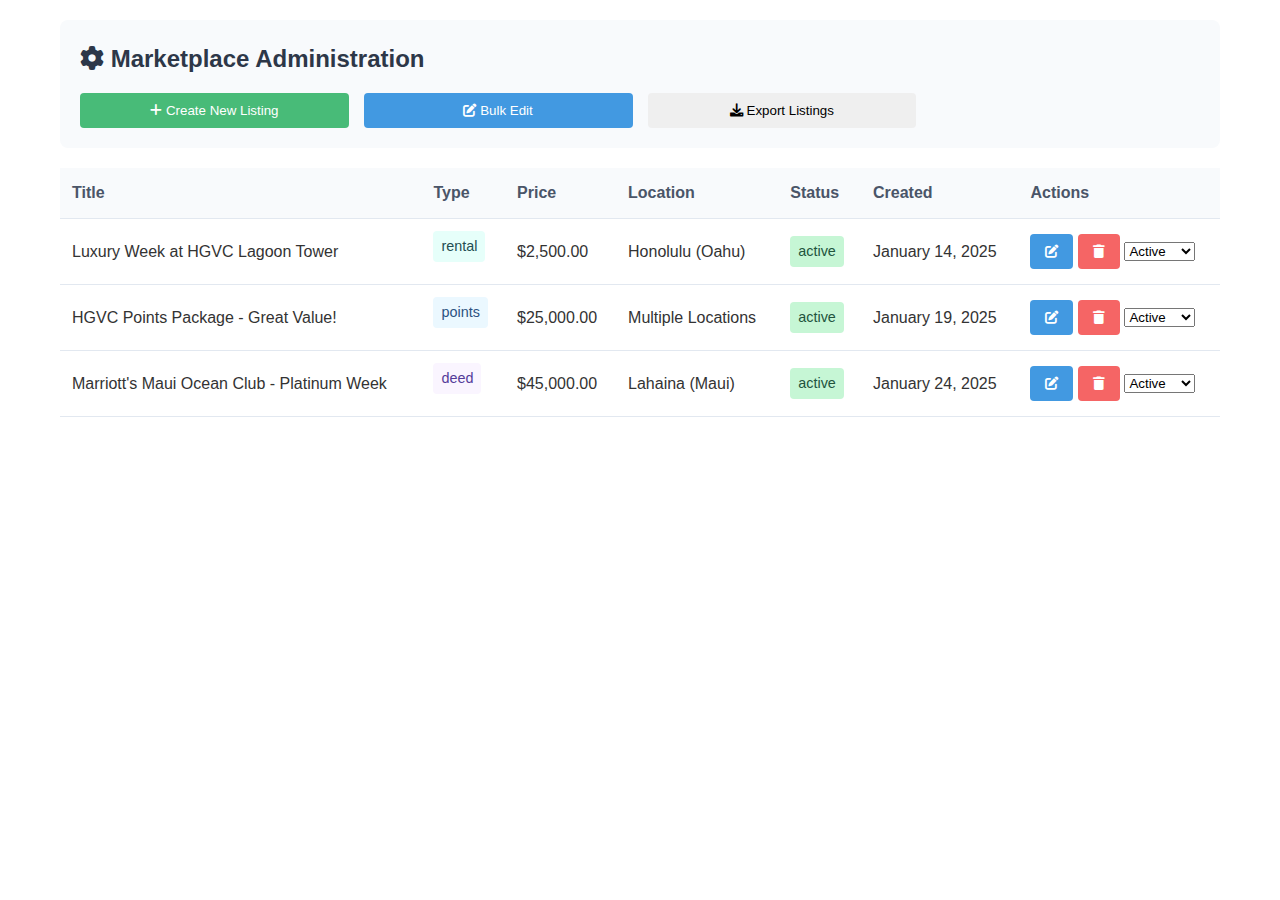
<file: marketplace-admin.html>
<!DOCTYPE html>
<html lang="en">
<head>
    <meta charset="UTF-8">
    <meta name="viewport" content="width=device-width, initial-scale=1.0">
    <title>Marketplace Admin - LRV Forum</title>
    <link rel="stylesheet" href="styles.css">
    <link rel="stylesheet" href="marketplace-styles.css">
    <link rel="stylesheet" href="https://cdnjs.cloudflare.com/ajax/libs/font-awesome/6.0.0/css/all.min.css">
</head>
<body>
    <div class="marketplace-container">
        <div class="admin-controls">
            <h2><i class="fas fa-cog"></i> Marketplace Administration</h2>
            <div class="admin-grid">
                <button class="admin-button create" onclick="openCreateForm()">
                    <i class="fas fa-plus"></i> Create New Listing
                </button>
                <button class="admin-button edit" onclick="openBulkEdit()">
                    <i class="fas fa-edit"></i> Bulk Edit
                </button>
                <button class="admin-button" onclick="exportListings()">
                    <i class="fas fa-download"></i> Export Listings
                </button>
            </div>
        </div>

        <!-- Listing Form Dialog -->
        <div id="listingFormDialog" class="modal" style="display: none;">
            <div class="listing-form modal-content">
                <div class="modal-header">
                    <h3 id="formTitle">Create New Listing</h3>
                    <button type="button" class="close-button" onclick="closeListingForm()">&times;</button>
                </div>
                <form id="listingForm" onsubmit="handleListingSubmit(event)">
                    <div class="modal-scroll">
                    <div class="form-group">
                        <label class="form-label">Listing Type</label>
                        <select class="form-input" id="listingType" onchange="updateFormFields()">
                            <option value="rental">Rental Week</option>
                            <option value="points">Points Package</option>
                            <option value="deed">Deed Ownership</option>
                        </select>
                    </div>

                    <div class="form-group">
                        <label class="form-label">Title</label>
                        <input type="text" class="form-input" id="listingTitle" required>
                    </div>

                    <div class="form-group">
                        <label class="form-label">Description</label>
                        <textarea class="form-input" id="listingDescription" rows="4" required></textarea>
                    </div>

                    <div class="form-group">
                        <label class="form-label">Price (USD)</label>
                        <input type="number" class="form-input" id="listingPrice" required>
                    </div>

                    <div class="form-group">
                        <label class="form-label">Location</label>
                        <div class="location-input-group">
                            <select class="form-input" id="listingLocation" required></select>
                            <div class="custom-location-toggle">
                                <label class="custom-location-label">
                                    <input type="checkbox" id="useCustomLocation" onchange="toggleCustomLocation()">
                                    <span>Location not in list?</span>
                                </label>
                            </div>
                            <input type="text" class="form-input" id="customLocation" style="display: none;" placeholder="Enter custom location (e.g. Resort Name, City, Country)">
                        </div>
                    </div>

                    <!-- Rental-specific fields -->
                    <div id="rentalFields" class="type-specific-fields">
                        <div class="form-group">
                            <label class="form-label">Check-in Date</label>
                            <input type="date" class="form-input" id="checkInDate">
                        </div>
                        <div class="form-group">
                            <label class="form-label">Check-out Date</label>
                            <input type="date" class="form-input" id="checkOutDate">
                        </div>
                        <div class="form-group">
                            <label class="form-label">Unit Type</label>
                            <input type="text" class="form-input" id="unitType">
                        </div>
                        <div class="form-group">
                            <label class="form-label">Max Occupancy</label>
                            <input type="number" class="form-input" id="maxOccupancy">
                        </div>
                    </div>

                    <!-- Points-specific fields -->
                    <div id="pointsFields" class="type-specific-fields" style="display: none;">
                        <div class="form-group">
                            <label class="form-label">Club</label>
                            <select class="form-input" id="pointsClub"></select>
                        </div>
                        <div class="form-group">
                            <label class="form-label">Points Amount</label>
                            <input type="number" class="form-input" id="pointsAmount">
                        </div>
                        <div class="form-group">
                            <label class="form-label">Use Year</label>
                            <input type="number" class="form-input" id="useYear">
                        </div>
                        <div class="form-group">
                            <label class="form-label">Maintenance Fees (USD/year)</label>
                            <input type="number" class="form-input" id="maintenanceFees">
                        </div>
                    </div>

                    <!-- Deed-specific fields -->
                    <div id="deedFields" class="type-specific-fields" style="display: none;">
                        <div class="form-group">
                            <label class="form-label">Season</label>
                            <select class="form-input" id="season">
                                <option value="Platinum">Platinum</option>
                                <option value="Gold">Gold</option>
                                <option value="Silver">Silver</option>
                                <option value="Bronze">Bronze</option>
                            </select>
                        </div>
                        <div class="form-group">
                            <label class="form-label">Week Number</label>
                            <input type="number" class="form-input" id="weekNumber" min="1" max="52">
                        </div>
                        <div class="form-group">
                            <label class="form-label">Unit Type</label>
                            <input type="text" class="form-input" id="deedUnitType">
                        </div>
                        <div class="form-group">
                            <label class="form-label">Maintenance Fees (USD/year)</label>
                            <input type="number" class="form-input" id="deedMaintenanceFees">
                        </div>
                        <div class="form-group">
                            <label class="form-label">Ownership Type</label>
                            <select class="form-input" id="ownershipType">
                                <option value="annual">Annual</option>
                                <option value="biennial">Biennial</option>
                            </select>
                        </div>
                    </div>

                    <!-- Amenities -->
                    <div class="form-group">
                        <label class="form-label">Amenities</label>
                        <div class="amenities-grid" id="amenitiesGrid"></div>
                    </div>

                    <div class="form-group">
                        <label class="form-label">Images</label>
                        <input type="file" class="form-input" id="listingImages" multiple accept="image/*">
                    </div>

                    </div>
                    <footer class="modal-footer">
                        <button type="submit" class="admin-button create">Save Listing</button>
                        <button type="button" class="admin-button" onclick="closeListingForm()">Cancel</button>
                    </footer>
                </form>
            </div>
        </div>

        <!-- Listings Table -->
        <div class="listings-table">
            <table>
                <thead>
                    <tr>
                        <th>Title</th>
                        <th>Type</th>
                        <th>Price</th>
                        <th>Location</th>
                        <th>Status</th>
                        <th>Created</th>
                        <th>Actions</th>
                    </tr>
                </thead>
                <tbody id="listingsTableBody">
                    <!-- Listings will be populated here -->
                </tbody>
            </table>
        </div>
    </div>

    <script src="forum-data.js"></script>
    <script src="marketplace-data.js"></script>
    <script src="marketplace-admin.js"></script>
</body>
</html>
</file>
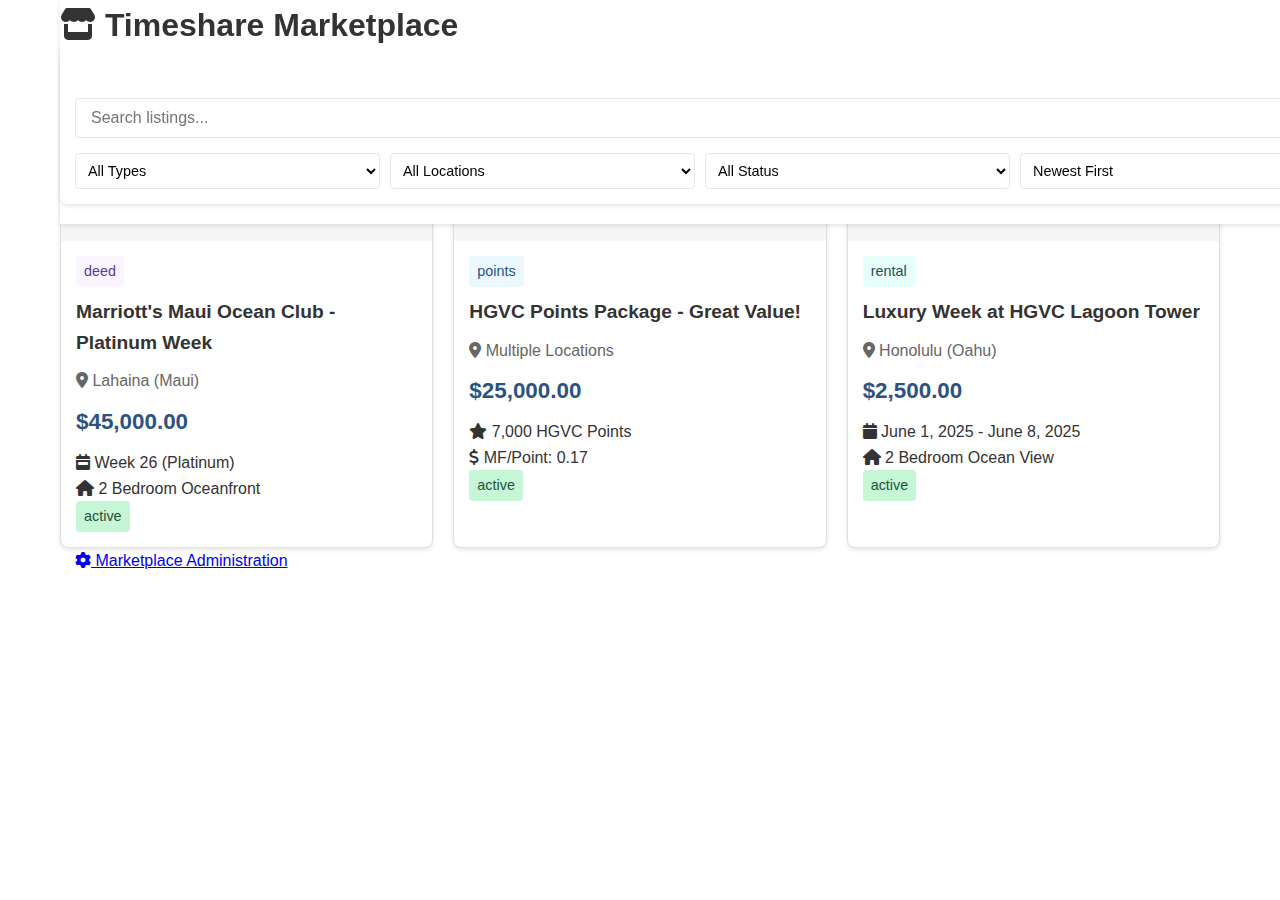
<file: marketplace.html>
<!DOCTYPE html>
<html lang="en">
<head>
    <meta charset="UTF-8">
    <meta name="viewport" content="width=device-width, initial-scale=1.0">
    <title>Timeshare Marketplace - LRV Forum</title>
    <link rel="stylesheet" href="styles.css">
    <link rel="stylesheet" href="marketplace-styles.css">
    <link rel="stylesheet" href="https://cdnjs.cloudflare.com/ajax/libs/font-awesome/6.0.0/css/all.min.css">
</head>
<body>
    <div class="marketplace-container">
        <header>
            <h1><i class="fas fa-store"></i> Timeshare Marketplace</h1>
            <div class="filter-controls">
                <div class="search-box">
                    <input type="text" id="searchInput" placeholder="Search listings...">
                    <i class="fas fa-search"></i>
                </div>
                <div class="filter-group">
                    <select id="typeFilter">
                        <option value="">All Types</option>
                        <option value="rental">Rentals</option>
                        <option value="points">Points</option>
                        <option value="deed">Deeds</option>
                    </select>
                    <select id="locationFilter">
                        <option value="">All Locations</option>
                    </select>
                    <select id="statusFilter">
                        <option value="">All Status</option>
                        <option value="active">Active</option>
                        <option value="pending">Pending</option>
                        <option value="sold">Sold</option>
                    </select>
                    <select id="sortBy">
                        <option value="newest">Newest First</option>
                        <option value="priceAsc">Price: Low to High</option>
                        <option value="priceDesc">Price: High to Low</option>
                    </select>
                </div>
            </div>
        </header>

        <div class="listing-grid" id="listingGrid">
            <!-- Listings will be populated here -->
        </div>

        <!-- Listing Details Modal -->
        <div id="listingModal" class="modal" style="display: none;">
            <div class="modal-content">
                <span class="close-button" onclick="closeListingModal()">&times;</span>
                <div id="listingDetails">
                    <!-- Listing details will be populated here -->
                </div>
            </div>
        </div>

        <!-- Admin Link (only visible to admins) -->
        <div class="admin-link">
            <a href="marketplace-admin.html" class="admin-button">
                <i class="fas fa-cog"></i> Marketplace Administration
            </a>
        </div>
    </div>

    <script src="forum-data.js"></script>
    <script src="marketplace-data.js"></script>
    <script src="marketplace.js"></script>
</body>
</html>
</file>
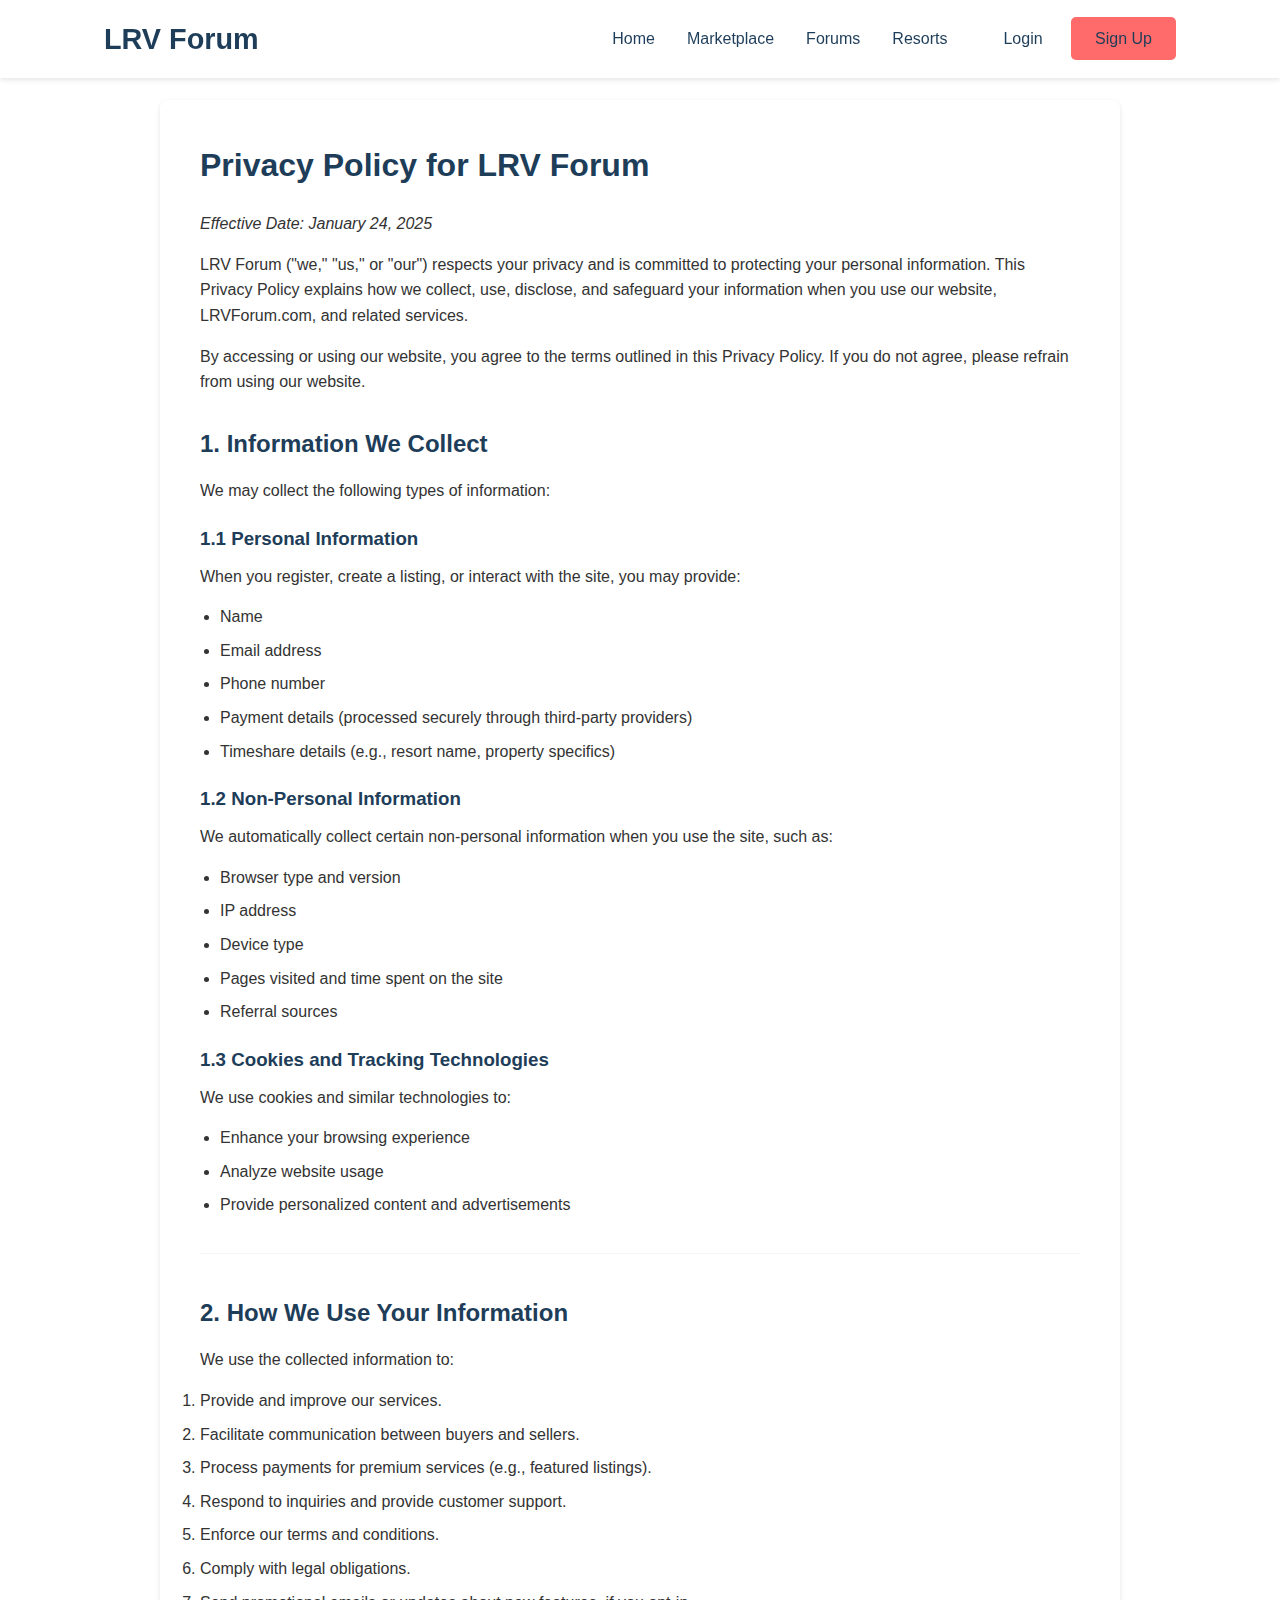
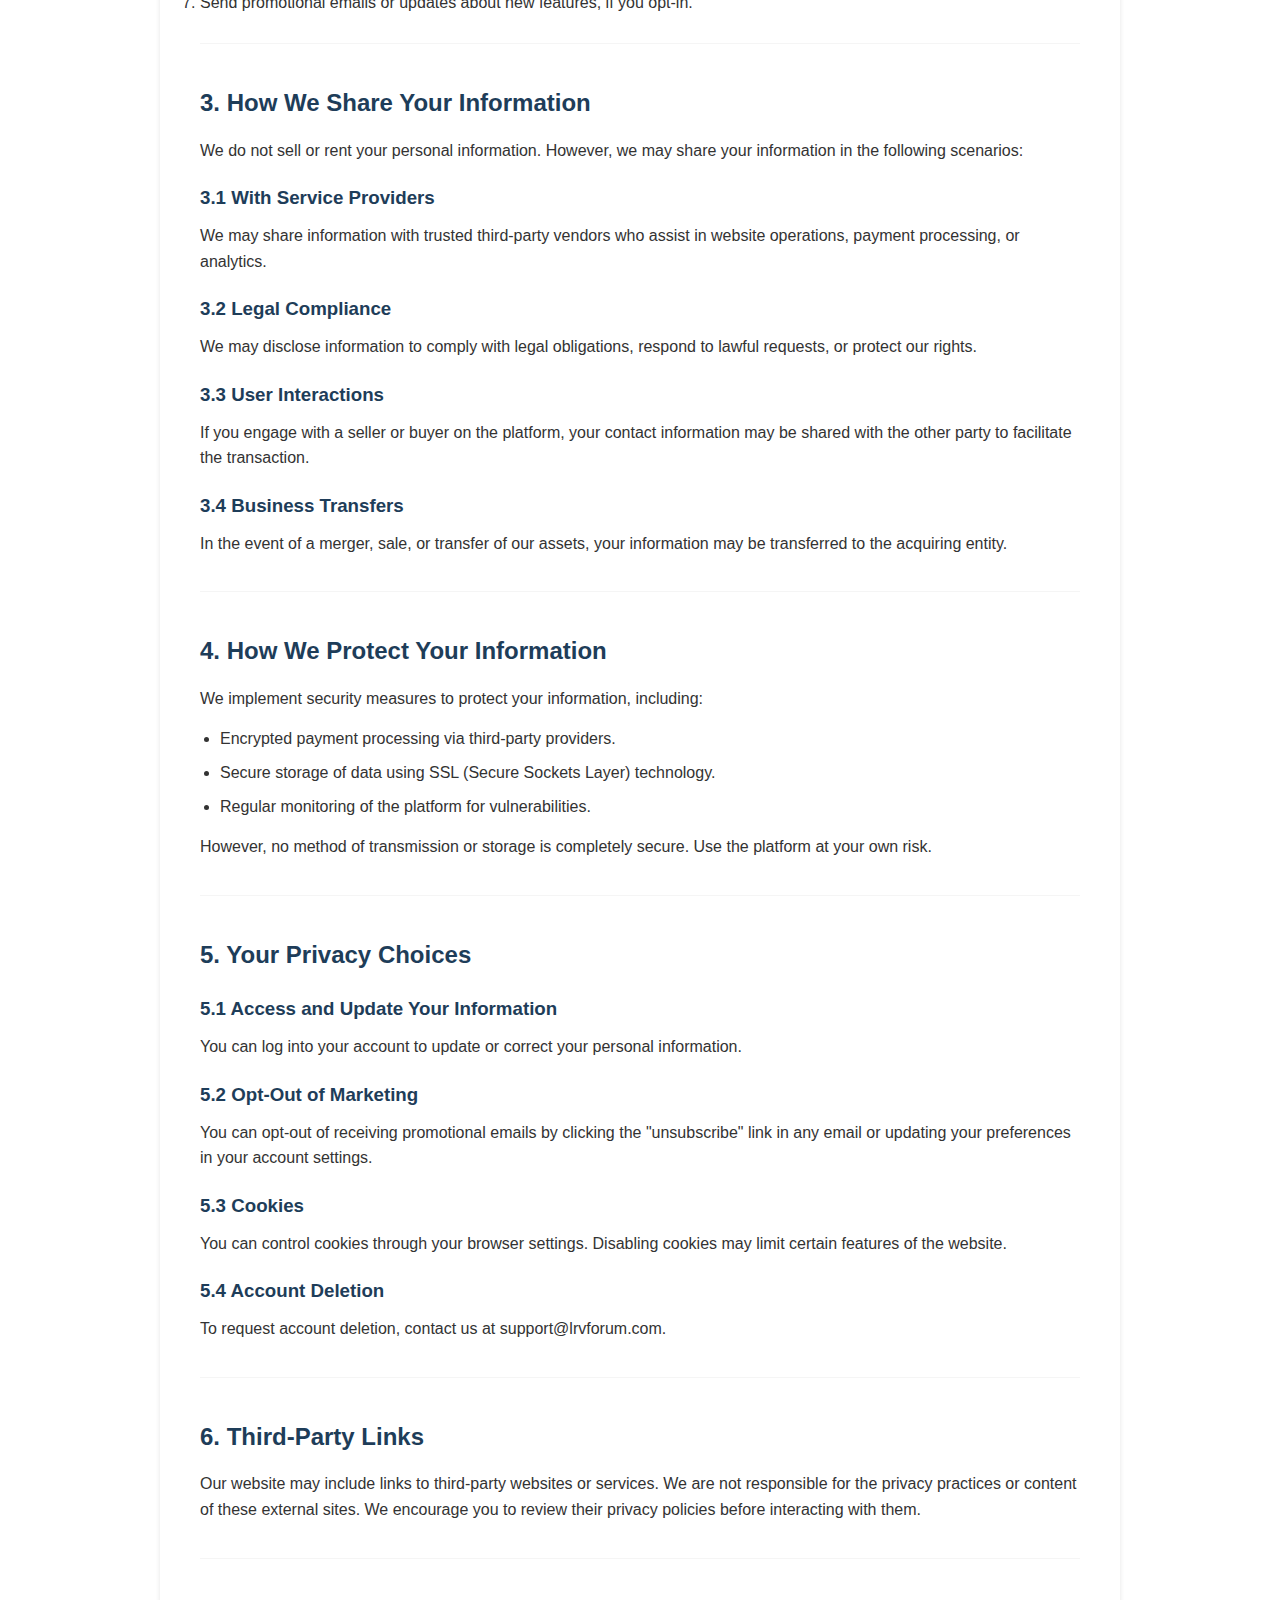
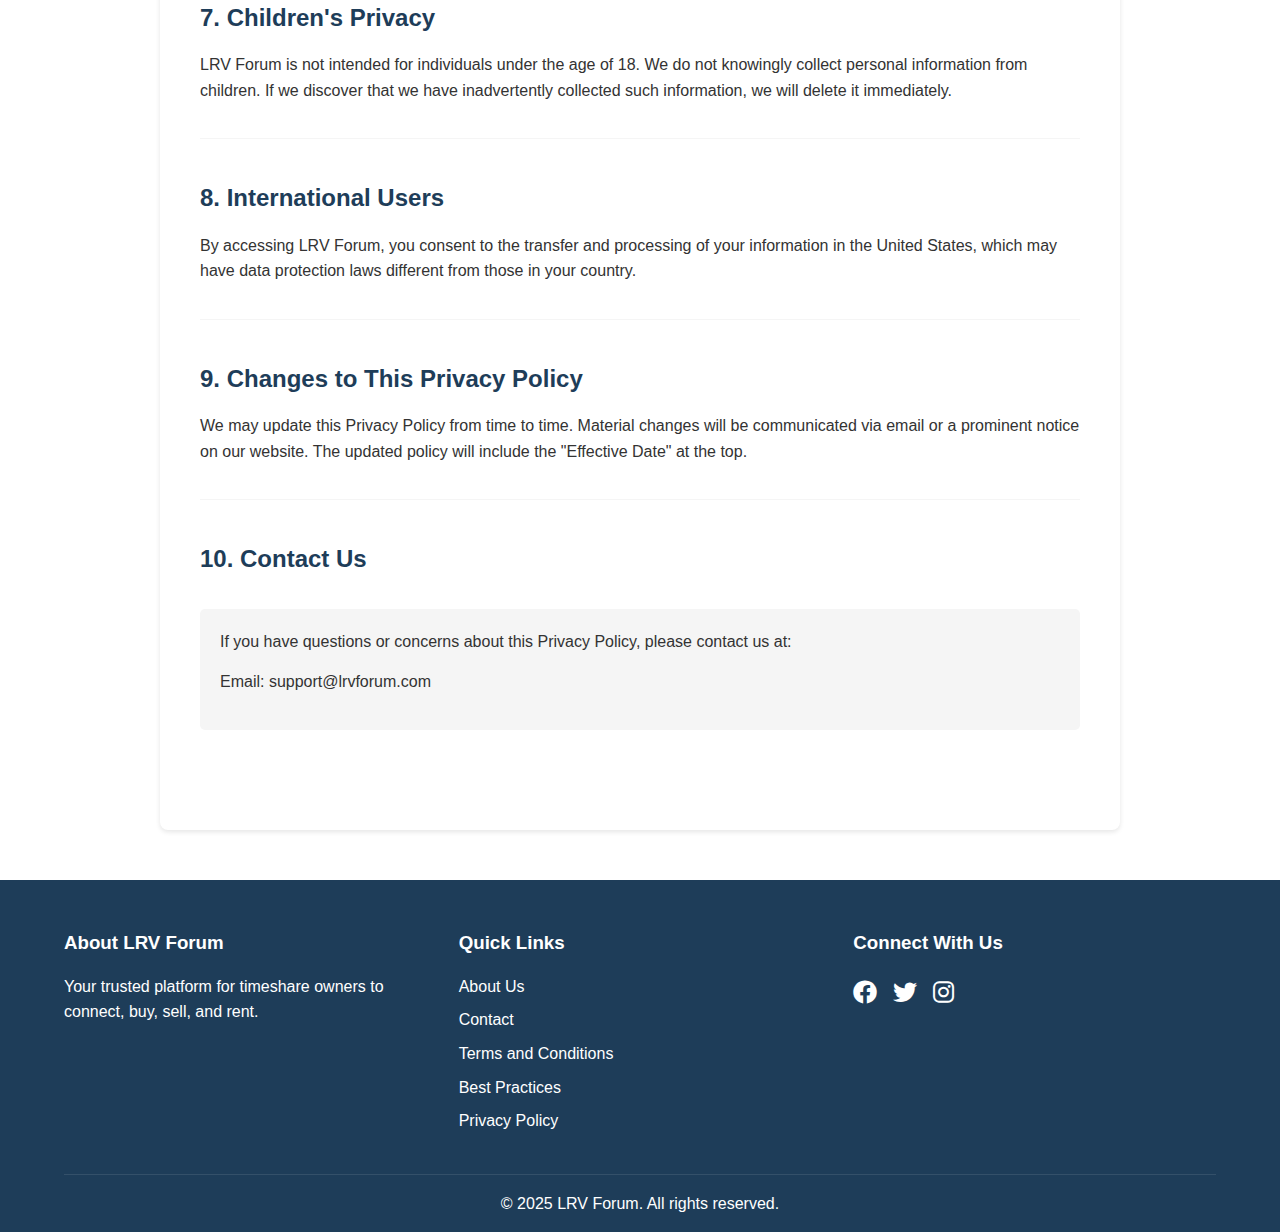
<file: privacy.html>
<!DOCTYPE html>
<html lang="en">
<head>
    <meta charset="UTF-8">
    <meta name="viewport" content="width=device-width, initial-scale=1.0">
    <title>Privacy Policy - LRV Forum</title>
    <link rel="stylesheet" href="styles.css">
    <link rel="stylesheet" href="https://cdnjs.cloudflare.com/ajax/libs/font-awesome/6.0.0/css/all.min.css">
    <style>
        .privacy-container {
            max-width: 1000px;
            margin: 100px auto 50px;
            padding: 0 20px;
        }
        
        .privacy-content {
            background: white;
            padding: 40px;
            border-radius: 8px;
            box-shadow: 0 2px 5px rgba(0,0,0,0.1);
        }
        
        .privacy-content h1 {
            color: var(--primary-blue);
            margin-bottom: 20px;
        }
        
        .privacy-content h2 {
            color: var(--primary-blue);
            margin: 30px 0 15px;
        }
        
        .privacy-content h3 {
            color: var(--primary-blue);
            margin: 20px 0 10px;
        }
        
        .privacy-content p {
            margin-bottom: 15px;
            line-height: 1.6;
        }
        
        .privacy-content ul {
            margin-left: 20px;
            margin-bottom: 15px;
        }
        
        .privacy-content li {
            margin-bottom: 8px;
        }
        
        .effective-date {
            color: var(--dark-gray);
            font-style: italic;
            margin-bottom: 30px;
        }

        .section {
            margin-bottom: 40px;
            padding-bottom: 20px;
            border-bottom: 1px solid var(--gray);
        }

        .section:last-child {
            border-bottom: none;
        }

        .contact-info {
            background-color: var(--gray);
            padding: 20px;
            border-radius: 5px;
            margin-top: 30px;
        }

        .bullet-list {
            list-style-type: disc;
            margin-left: 40px;
        }
    </style>
</head>
<body>
    <header>
        <nav class="main-nav">
            <div class="logo">
                <h1>LRV Forum</h1>
            </div>
            <div class="nav-links">
                <a href="index.html">Home</a>
                <a href="#">Marketplace</a>
                <a href="#">Forums</a>
                <a href="#">Resorts</a>
                <div class="auth-buttons">
                    <a href="#" class="btn btn-login">Login</a>
                    <a href="#" class="btn btn-signup">Sign Up</a>
                </div>
            </div>
        </nav>
    </header>

    <div class="privacy-container">
        <div class="privacy-content">
            <h1>Privacy Policy for LRV Forum</h1>
            <p class="effective-date">Effective Date: January 24, 2025</p>

            <p>LRV Forum ("we," "us," or "our") respects your privacy and is committed to protecting your personal information. This Privacy Policy explains how we collect, use, disclose, and safeguard your information when you use our website, LRVForum.com, and related services.</p>

            <p>By accessing or using our website, you agree to the terms outlined in this Privacy Policy. If you do not agree, please refrain from using our website.</p>

            <div class="section">
                <h2>1. Information We Collect</h2>
                <p>We may collect the following types of information:</p>

                <h3>1.1 Personal Information</h3>
                <p>When you register, create a listing, or interact with the site, you may provide:</p>
                <ul class="bullet-list">
                    <li>Name</li>
                    <li>Email address</li>
                    <li>Phone number</li>
                    <li>Payment details (processed securely through third-party providers)</li>
                    <li>Timeshare details (e.g., resort name, property specifics)</li>
                </ul>

                <h3>1.2 Non-Personal Information</h3>
                <p>We automatically collect certain non-personal information when you use the site, such as:</p>
                <ul class="bullet-list">
                    <li>Browser type and version</li>
                    <li>IP address</li>
                    <li>Device type</li>
                    <li>Pages visited and time spent on the site</li>
                    <li>Referral sources</li>
                </ul>

                <h3>1.3 Cookies and Tracking Technologies</h3>
                <p>We use cookies and similar technologies to:</p>
                <ul class="bullet-list">
                    <li>Enhance your browsing experience</li>
                    <li>Analyze website usage</li>
                    <li>Provide personalized content and advertisements</li>
                </ul>
            </div>

            <div class="section">
                <h2>2. How We Use Your Information</h2>
                <p>We use the collected information to:</p>
                <ol>
                    <li>Provide and improve our services.</li>
                    <li>Facilitate communication between buyers and sellers.</li>
                    <li>Process payments for premium services (e.g., featured listings).</li>
                    <li>Respond to inquiries and provide customer support.</li>
                    <li>Enforce our terms and conditions.</li>
                    <li>Comply with legal obligations.</li>
                    <li>Send promotional emails or updates about new features, if you opt-in.</li>
                </ol>
            </div>

            <div class="section">
                <h2>3. How We Share Your Information</h2>
                <p>We do not sell or rent your personal information. However, we may share your information in the following scenarios:</p>

                <h3>3.1 With Service Providers</h3>
                <p>We may share information with trusted third-party vendors who assist in website operations, payment processing, or analytics.</p>

                <h3>3.2 Legal Compliance</h3>
                <p>We may disclose information to comply with legal obligations, respond to lawful requests, or protect our rights.</p>

                <h3>3.3 User Interactions</h3>
                <p>If you engage with a seller or buyer on the platform, your contact information may be shared with the other party to facilitate the transaction.</p>

                <h3>3.4 Business Transfers</h3>
                <p>In the event of a merger, sale, or transfer of our assets, your information may be transferred to the acquiring entity.</p>
            </div>

            <div class="section">
                <h2>4. How We Protect Your Information</h2>
                <p>We implement security measures to protect your information, including:</p>
                <ul class="bullet-list">
                    <li>Encrypted payment processing via third-party providers.</li>
                    <li>Secure storage of data using SSL (Secure Sockets Layer) technology.</li>
                    <li>Regular monitoring of the platform for vulnerabilities.</li>
                </ul>
                <p>However, no method of transmission or storage is completely secure. Use the platform at your own risk.</p>
            </div>

            <div class="section">
                <h2>5. Your Privacy Choices</h2>

                <h3>5.1 Access and Update Your Information</h3>
                <p>You can log into your account to update or correct your personal information.</p>

                <h3>5.2 Opt-Out of Marketing</h3>
                <p>You can opt-out of receiving promotional emails by clicking the "unsubscribe" link in any email or updating your preferences in your account settings.</p>

                <h3>5.3 Cookies</h3>
                <p>You can control cookies through your browser settings. Disabling cookies may limit certain features of the website.</p>

                <h3>5.4 Account Deletion</h3>
                <p>To request account deletion, contact us at support@lrvforum.com.</p>
            </div>

            <div class="section">
                <h2>6. Third-Party Links</h2>
                <p>Our website may include links to third-party websites or services. We are not responsible for the privacy practices or content of these external sites. We encourage you to review their privacy policies before interacting with them.</p>
            </div>

            <div class="section">
                <h2>7. Children's Privacy</h2>
                <p>LRV Forum is not intended for individuals under the age of 18. We do not knowingly collect personal information from children. If we discover that we have inadvertently collected such information, we will delete it immediately.</p>
            </div>

            <div class="section">
                <h2>8. International Users</h2>
                <p>By accessing LRV Forum, you consent to the transfer and processing of your information in the United States, which may have data protection laws different from those in your country.</p>
            </div>

            <div class="section">
                <h2>9. Changes to This Privacy Policy</h2>
                <p>We may update this Privacy Policy from time to time. Material changes will be communicated via email or a prominent notice on our website. The updated policy will include the "Effective Date" at the top.</p>
            </div>

            <div class="section">
                <h2>10. Contact Us</h2>
                <div class="contact-info">
                    <p>If you have questions or concerns about this Privacy Policy, please contact us at:</p>
                    <p>Email: support@lrvforum.com</p>
                </div>
            </div>
        </div>
    </div>

    <footer>
        <div class="footer-content">
            <div class="footer-section">
                <h3>About LRV Forum</h3>
                <p>Your trusted platform for timeshare owners to connect, buy, sell, and rent.</p>
            </div>
            <div class="footer-section">
                <h3>Quick Links</h3>
                <ul>
                    <li><a href="#">About Us</a></li>
                    <li><a href="#">Contact</a></li>
                    <li><a href="terms.html">Terms and Conditions</a></li>
                    <li><a href="best-practices.html">Best Practices</a></li>
                    <li><a href="privacy.html">Privacy Policy</a></li>
                </ul>
            </div>
            <div class="footer-section">
                <h3>Connect With Us</h3>
                <div class="social-links">
                    <a href="#"><i class="fab fa-facebook"></i></a>
                    <a href="#"><i class="fab fa-twitter"></i></a>
                    <a href="#"><i class="fab fa-instagram"></i></a>
                </div>
            </div>
        </div>
        <div class="footer-bottom">
            <p>&copy; 2025 LRV Forum. All rights reserved.</p>
        </div>
    </footer>
</body>
</html>
</file>
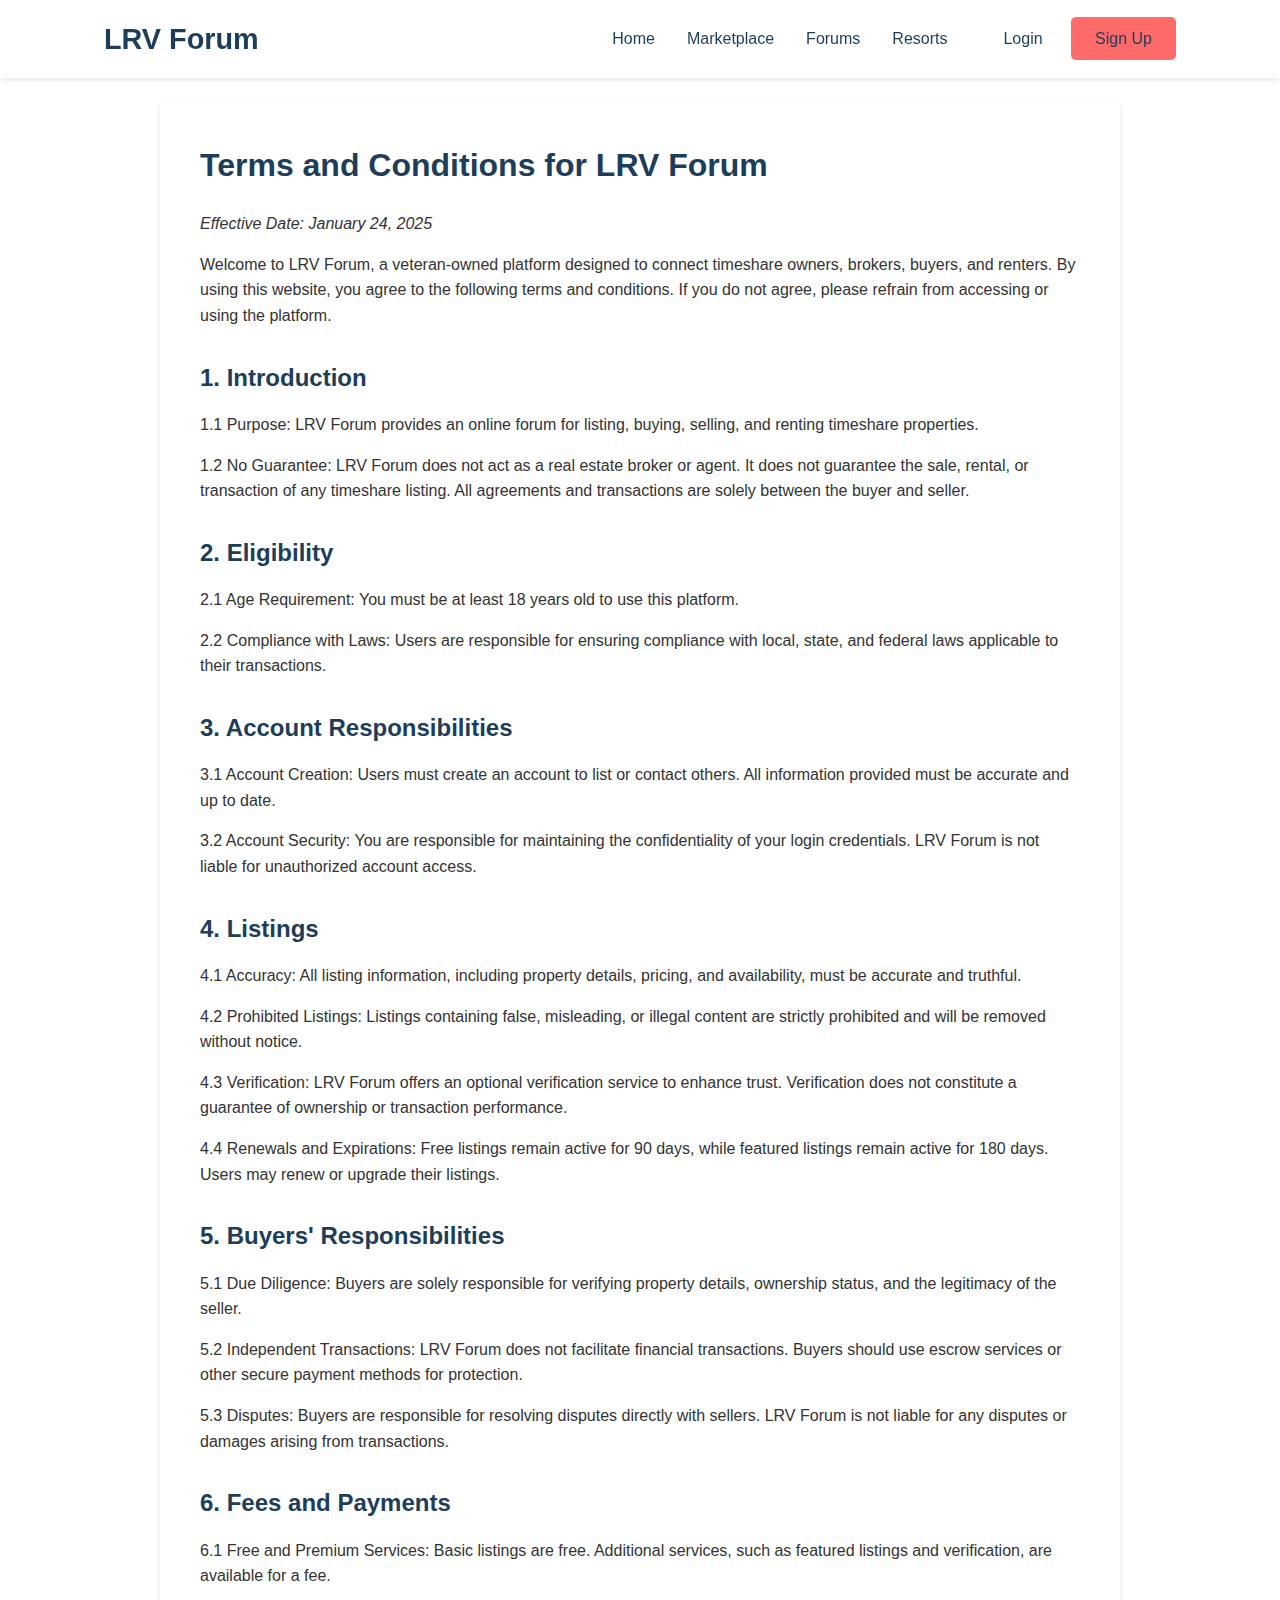
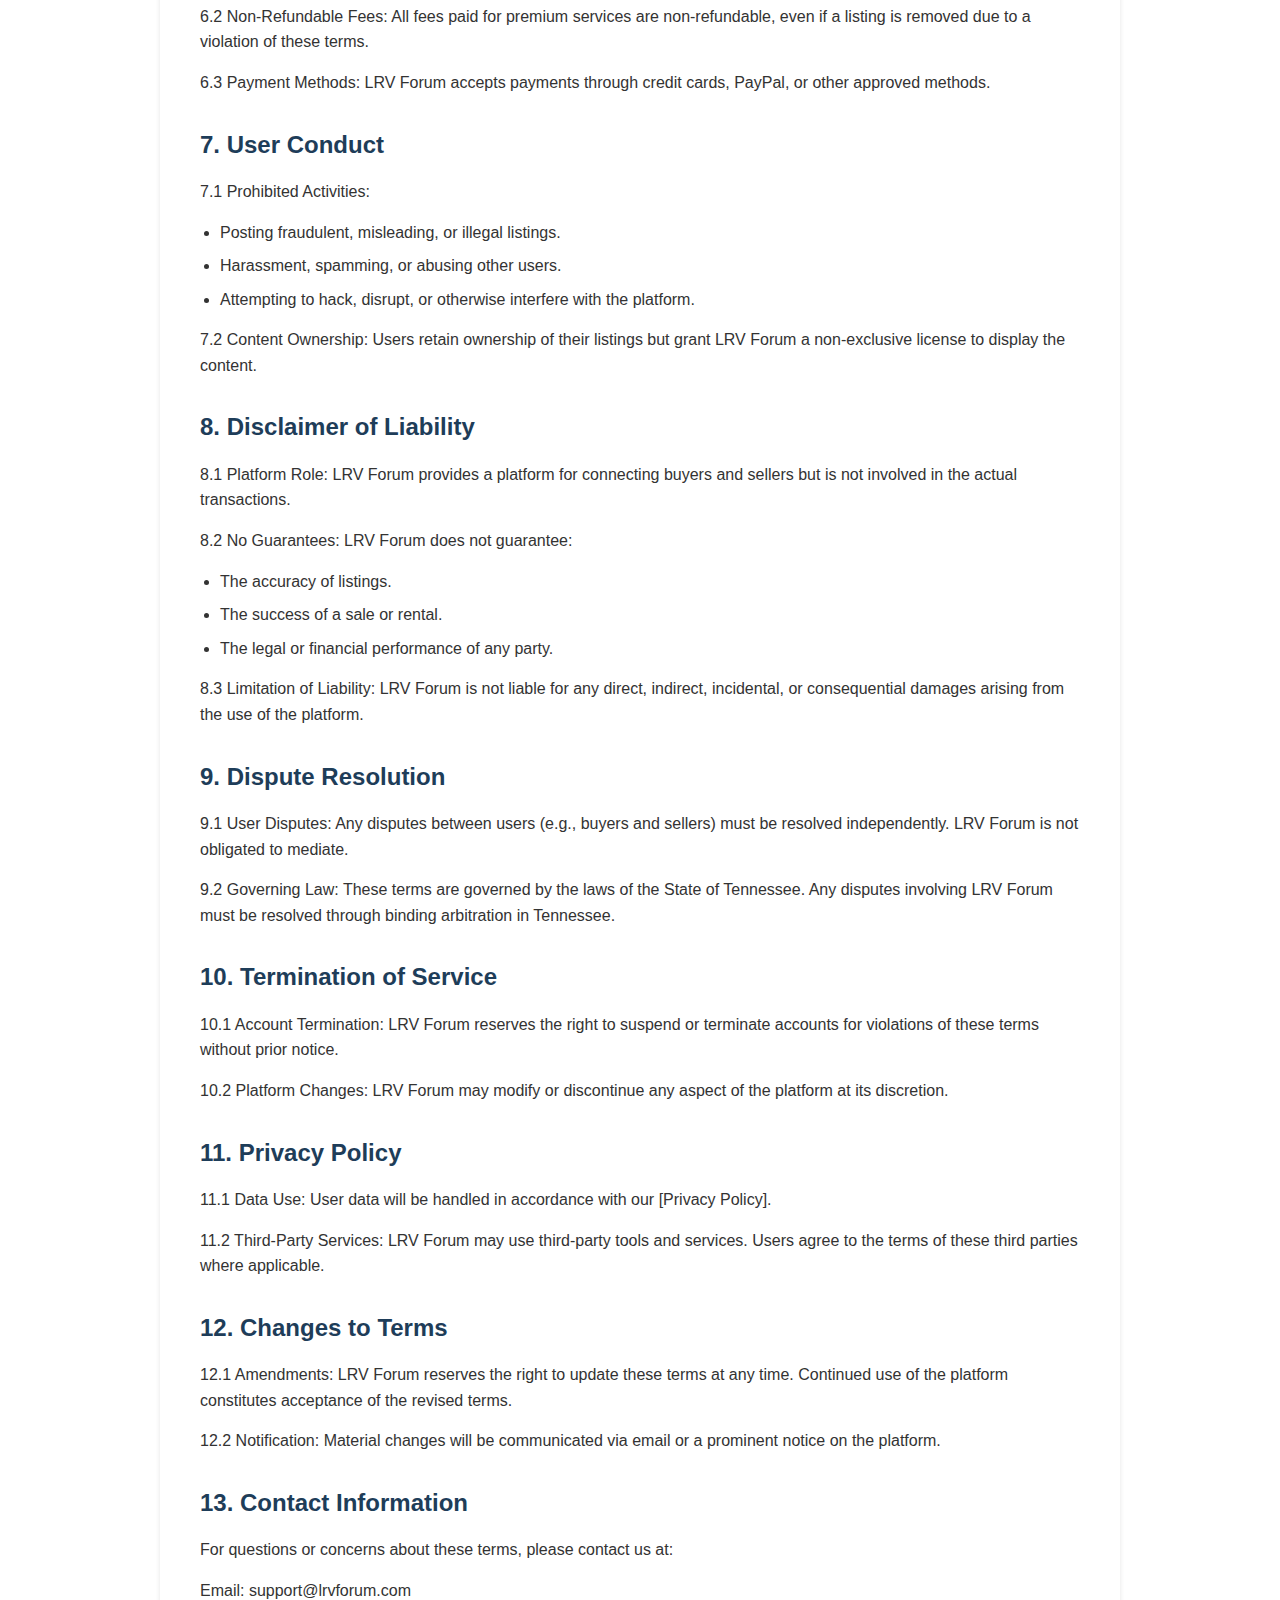
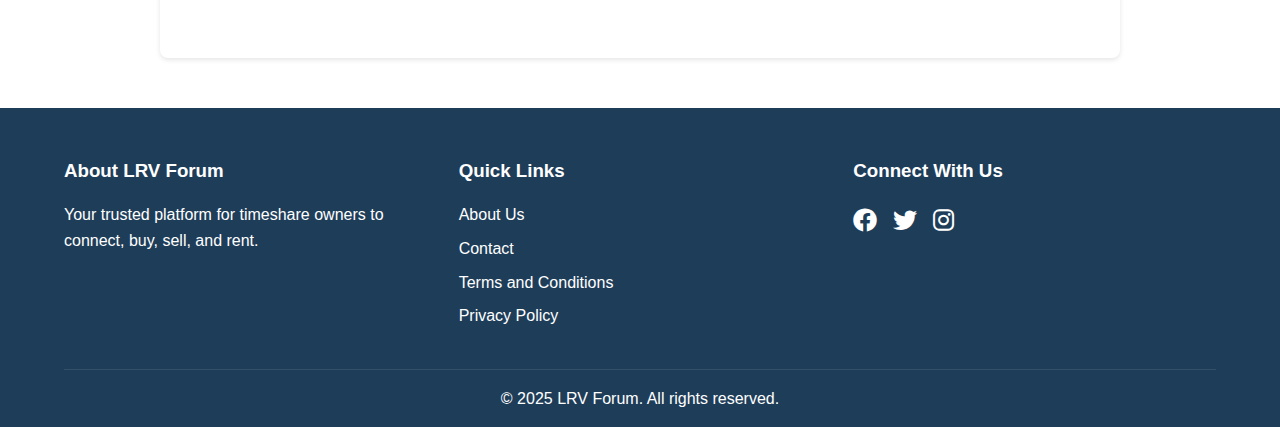
<file: terms.html>
<!DOCTYPE html>
<html lang="en">
<head>
    <meta charset="UTF-8">
    <meta name="viewport" content="width=device-width, initial-scale=1.0">
    <title>Terms and Conditions - LRV Forum</title>
    <link rel="stylesheet" href="styles.css">
    <link rel="stylesheet" href="https://cdnjs.cloudflare.com/ajax/libs/font-awesome/6.0.0/css/all.min.css">
    <style>
        .terms-container {
            max-width: 1000px;
            margin: 100px auto 50px;
            padding: 0 20px;
        }
        
        .terms-content {
            background: white;
            padding: 40px;
            border-radius: 8px;
            box-shadow: 0 2px 5px rgba(0,0,0,0.1);
        }
        
        .terms-content h1 {
            color: var(--primary-blue);
            margin-bottom: 20px;
        }
        
        .terms-content h2 {
            color: var(--primary-blue);
            margin: 30px 0 15px;
        }
        
        .terms-content p {
            margin-bottom: 15px;
            line-height: 1.6;
        }
        
        .terms-content ul {
            margin-left: 20px;
            margin-bottom: 15px;
        }
        
        .terms-content li {
            margin-bottom: 8px;
        }
        
        .effective-date {
            color: var(--dark-gray);
            font-style: italic;
            margin-bottom: 30px;
        }
    </style>
</head>
<body>
    <header>
        <nav class="main-nav">
            <div class="logo">
                <h1>LRV Forum</h1>
            </div>
            <div class="nav-links">
                <a href="index.html">Home</a>
                <a href="#">Marketplace</a>
                <a href="#">Forums</a>
                <a href="#">Resorts</a>
                <div class="auth-buttons">
                    <a href="#" class="btn btn-login">Login</a>
                    <a href="#" class="btn btn-signup">Sign Up</a>
                </div>
            </div>
        </nav>
    </header>

    <div class="terms-container">
        <div class="terms-content">
            <h1>Terms and Conditions for LRV Forum</h1>
            <p class="effective-date">Effective Date: January 24, 2025</p>

            <p>Welcome to LRV Forum, a veteran-owned platform designed to connect timeshare owners, brokers, buyers, and renters. By using this website, you agree to the following terms and conditions. If you do not agree, please refrain from accessing or using the platform.</p>

            <h2>1. Introduction</h2>
            <p>1.1 Purpose: LRV Forum provides an online forum for listing, buying, selling, and renting timeshare properties.</p>
            <p>1.2 No Guarantee: LRV Forum does not act as a real estate broker or agent. It does not guarantee the sale, rental, or transaction of any timeshare listing. All agreements and transactions are solely between the buyer and seller.</p>

            <h2>2. Eligibility</h2>
            <p>2.1 Age Requirement: You must be at least 18 years old to use this platform.</p>
            <p>2.2 Compliance with Laws: Users are responsible for ensuring compliance with local, state, and federal laws applicable to their transactions.</p>

            <h2>3. Account Responsibilities</h2>
            <p>3.1 Account Creation: Users must create an account to list or contact others. All information provided must be accurate and up to date.</p>
            <p>3.2 Account Security: You are responsible for maintaining the confidentiality of your login credentials. LRV Forum is not liable for unauthorized account access.</p>

            <h2>4. Listings</h2>
            <p>4.1 Accuracy: All listing information, including property details, pricing, and availability, must be accurate and truthful.</p>
            <p>4.2 Prohibited Listings: Listings containing false, misleading, or illegal content are strictly prohibited and will be removed without notice.</p>
            <p>4.3 Verification: LRV Forum offers an optional verification service to enhance trust. Verification does not constitute a guarantee of ownership or transaction performance.</p>
            <p>4.4 Renewals and Expirations: Free listings remain active for 90 days, while featured listings remain active for 180 days. Users may renew or upgrade their listings.</p>

            <h2>5. Buyers' Responsibilities</h2>
            <p>5.1 Due Diligence: Buyers are solely responsible for verifying property details, ownership status, and the legitimacy of the seller.</p>
            <p>5.2 Independent Transactions: LRV Forum does not facilitate financial transactions. Buyers should use escrow services or other secure payment methods for protection.</p>
            <p>5.3 Disputes: Buyers are responsible for resolving disputes directly with sellers. LRV Forum is not liable for any disputes or damages arising from transactions.</p>

            <h2>6. Fees and Payments</h2>
            <p>6.1 Free and Premium Services: Basic listings are free. Additional services, such as featured listings and verification, are available for a fee.</p>
            <p>6.2 Non-Refundable Fees: All fees paid for premium services are non-refundable, even if a listing is removed due to a violation of these terms.</p>
            <p>6.3 Payment Methods: LRV Forum accepts payments through credit cards, PayPal, or other approved methods.</p>

            <h2>7. User Conduct</h2>
            <p>7.1 Prohibited Activities:</p>
            <ul>
                <li>Posting fraudulent, misleading, or illegal listings.</li>
                <li>Harassment, spamming, or abusing other users.</li>
                <li>Attempting to hack, disrupt, or otherwise interfere with the platform.</li>
            </ul>
            <p>7.2 Content Ownership: Users retain ownership of their listings but grant LRV Forum a non-exclusive license to display the content.</p>

            <h2>8. Disclaimer of Liability</h2>
            <p>8.1 Platform Role: LRV Forum provides a platform for connecting buyers and sellers but is not involved in the actual transactions.</p>
            <p>8.2 No Guarantees: LRV Forum does not guarantee:</p>
            <ul>
                <li>The accuracy of listings.</li>
                <li>The success of a sale or rental.</li>
                <li>The legal or financial performance of any party.</li>
            </ul>
            <p>8.3 Limitation of Liability: LRV Forum is not liable for any direct, indirect, incidental, or consequential damages arising from the use of the platform.</p>

            <h2>9. Dispute Resolution</h2>
            <p>9.1 User Disputes: Any disputes between users (e.g., buyers and sellers) must be resolved independently. LRV Forum is not obligated to mediate.</p>
            <p>9.2 Governing Law: These terms are governed by the laws of the State of Tennessee. Any disputes involving LRV Forum must be resolved through binding arbitration in Tennessee.</p>

            <h2>10. Termination of Service</h2>
            <p>10.1 Account Termination: LRV Forum reserves the right to suspend or terminate accounts for violations of these terms without prior notice.</p>
            <p>10.2 Platform Changes: LRV Forum may modify or discontinue any aspect of the platform at its discretion.</p>

            <h2>11. Privacy Policy</h2>
            <p>11.1 Data Use: User data will be handled in accordance with our [Privacy Policy].</p>
            <p>11.2 Third-Party Services: LRV Forum may use third-party tools and services. Users agree to the terms of these third parties where applicable.</p>

            <h2>12. Changes to Terms</h2>
            <p>12.1 Amendments: LRV Forum reserves the right to update these terms at any time. Continued use of the platform constitutes acceptance of the revised terms.</p>
            <p>12.2 Notification: Material changes will be communicated via email or a prominent notice on the platform.</p>

            <h2>13. Contact Information</h2>
            <p>For questions or concerns about these terms, please contact us at:</p>
            <p>Email: support@lrvforum.com</p>
        </div>
    </div>

    <footer>
        <div class="footer-content">
            <div class="footer-section">
                <h3>About LRV Forum</h3>
                <p>Your trusted platform for timeshare owners to connect, buy, sell, and rent.</p>
            </div>
            <div class="footer-section">
                <h3>Quick Links</h3>
                <ul>
                    <li><a href="#">About Us</a></li>
                    <li><a href="#">Contact</a></li>
                    <li><a href="terms.html">Terms and Conditions</a></li>
                    <li><a href="#">Privacy Policy</a></li>
                </ul>
            </div>
            <div class="footer-section">
                <h3>Connect With Us</h3>
                <div class="social-links">
                    <a href="#"><i class="fab fa-facebook"></i></a>
                    <a href="#"><i class="fab fa-twitter"></i></a>
                    <a href="#"><i class="fab fa-instagram"></i></a>
                </div>
            </div>
        </div>
        <div class="footer-bottom">
            <p>&copy; 2025 LRV Forum. All rights reserved.</p>
        </div>
    </footer>
</body>
</html>
</file>
<file: styles.css>
:root {
    --primary-blue: #1e3d59;
    --secondary-blue: #3a6ea5;
    --white: #ffffff;
    --red: #ff6b6b;
    --gray: #f5f5f5;
    --dark-gray: #333333;
}

* {
    margin: 0;
    padding: 0;
    box-sizing: border-box;
}

body {
    font-family: 'Arial', sans-serif;
    line-height: 1.6;
    color: var(--dark-gray);
}

/* Header & Navigation */
header {
    background-color: var(--white);
    box-shadow: 0 2px 5px rgba(0,0,0,0.1);
    position: fixed;
    width: 100%;
    top: 0;
    z-index: 1000;
}

.main-nav {
    display: flex;
    justify-content: space-between;
    align-items: center;
    padding: 1rem 5%;
    max-width: 1200px;
    margin: 0 auto;
}

.logo h1 {
    color: var(--primary-blue);
    font-size: 1.8rem;
}

.nav-links {
    display: flex;
    align-items: center;
    gap: 2rem;
}

.nav-links a {
    text-decoration: none;
    color: var(--primary-blue);
    font-weight: 500;
    transition: color 0.3s ease;
}

.nav-links a:hover {
    color: var(--red);
}

.nav-links a.active {
    color: var(--red);
}

/* Buttons */
.btn {
    padding: 0.8rem 1.5rem;
    border-radius: 5px;
    text-decoration: none;
    font-weight: 600;
    transition: all 0.3s ease;
}

.btn-primary {
    background-color: var(--red);
    color: var(--white);
}

.btn-secondary {
    background-color: var(--primary-blue);
    color: var(--white);
}

.btn-login {
    color: var(--primary-blue);
}

.btn-signup {
    background-color: var(--red);
    color: var(--white);
}

.btn:hover {
    transform: translateY(-2px);
    box-shadow: 0 2px 8px rgba(0,0,0,0.1);
}

/* Hero Section */
.hero {
    background: linear-gradient(rgba(30, 61, 89, 0.8), rgba(30, 61, 89, 0.8)),
                url('https://images.unsplash.com/photo-1582719508461-905c673771fd?ixlib=rb-1.2.1&auto=format&fit=crop&w=1350&q=80');
    background-size: cover;
    background-position: center;
    height: 80vh;
    display: flex;
    align-items: center;
    justify-content: center;
    text-align: center;
    color: var(--white);
    margin-top: 70px;
}

.hero-content {
    max-width: 800px;
    padding: 2rem;
}

.hero-content h1 {
    font-size: 3rem;
    margin-bottom: 1rem;
}

.hero-content p {
    font-size: 1.2rem;
    margin-bottom: 2rem;
}

.hero-buttons {
    display: flex;
    gap: 1rem;
    justify-content: center;
}

/* Search Section */
.search-section {
    background-color: var(--gray);
    padding: 3rem 5%;
}

.search-container {
    max-width: 1200px;
    margin: 0 auto;
    text-align: center;
}

.search-box {
    display: flex;
    gap: 1rem;
    margin: 2rem 0;
}

.search-box input {
    flex: 1;
    padding: 1rem;
    border: 1px solid #ddd;
    border-radius: 5px;
    font-size: 1rem;
}

.search-filters {
    display: flex;
    gap: 1rem;
    justify-content: center;
}

.search-filters select {
    padding: 0.5rem 1rem;
    border: 1px solid #ddd;
    border-radius: 5px;
    background-color: var(--white);
}

/* Featured Listings */
.featured-listings {
    padding: 3rem 5%;
    max-width: 1200px;
    margin: 0 auto;
}

.listings-grid {
    display: grid;
    grid-template-columns: repeat(auto-fit, minmax(300px, 1fr));
    gap: 2rem;
    margin-top: 2rem;
}

/* Forum Preview */
.forum-preview {
    background-color: var(--gray);
    padding: 3rem 5%;
}

.forum-categories {
    max-width: 1200px;
    margin: 2rem auto 0;
    display: grid;
    grid-template-columns: repeat(auto-fit, minmax(250px, 1fr));
    gap: 2rem;
}

.forum-category {
    background-color: var(--white);
    padding: 1.5rem;
    border-radius: 5px;
    box-shadow: 0 2px 5px rgba(0,0,0,0.1);
}

.forum-category h3 {
    color: var(--primary-blue);
    margin-bottom: 1rem;
}

.forum-category ul {
    list-style: none;
}

.forum-category ul li {
    margin: 0.5rem 0;
}

.forum-category ul li a {
    text-decoration: none;
    color: var(--dark-gray);
    transition: color 0.3s ease;
}

.forum-category ul li a:hover {
    color: var(--red);
}

/* Footer */
footer {
    background-color: var(--primary-blue);
    color: var(--white);
    padding: 3rem 5% 1rem;
}

.footer-content {
    max-width: 1200px;
    margin: 0 auto;
    display: grid;
    grid-template-columns: repeat(auto-fit, minmax(250px, 1fr));
    gap: 2rem;
}

.footer-section h3 {
    margin-bottom: 1rem;
}

.footer-section ul {
    list-style: none;
}

.footer-section ul li {
    margin: 0.5rem 0;
}

.footer-section ul li a {
    color: var(--white);
    text-decoration: none;
    transition: color 0.3s ease;
}

.footer-section ul li a:hover {
    color: var(--red);
}

.social-links {
    display: flex;
    gap: 1rem;
    margin-top: 1rem;
}

.social-links a {
    color: var(--white);
    font-size: 1.5rem;
    transition: color 0.3s ease;
}

.social-links a:hover {
    color: var(--red);
}

.footer-bottom {
    text-align: center;
    margin-top: 2rem;
    padding-top: 1rem;
    border-top: 1px solid rgba(255,255,255,0.1);
}

/* Responsive Design */
@media (max-width: 768px) {
    .main-nav {
        flex-direction: column;
        gap: 1rem;
    }

    .nav-links {
        flex-direction: column;
        width: 100%;
    }

    .auth-buttons {
        display: flex;
        gap: 1rem;
        margin-top: 1rem;
    }

    .hero-content h1 {
        font-size: 2rem;
    }

    .hero-buttons {
        flex-direction: column;
    }

    .search-box {
        flex-direction: column;
    }

    .search-filters {
        flex-wrap: wrap;
    }
}
</file>
<file: forum-styles.css>
/* Forum Main Layout */
.forum-main {
    margin-top: 70px;
    padding: 2rem 5%;
}

.forum-container {
    max-width: 1200px;
    margin: 0 auto;
}

/* Forum Header */
.forum-header {
    display: flex;
    justify-content: space-between;
    align-items: center;
    margin-bottom: 2rem;
}

.forum-actions {
    display: flex;
    gap: 1rem;
    align-items: center;
}

.forum-search {
    display: flex;
    gap: 0.5rem;
    align-items: stretch;
    flex-wrap: wrap;
}

.forum-search input,
.forum-search .location-dropdown {
    padding: 0.5rem 1rem;
    border: 1px solid #ddd;
    border-radius: 5px;
    min-width: 200px;
    flex: 1;
}

.custom-dropdown {
    position: relative;
    min-width: 200px;
    flex: 1;
    z-index: 1001;
}

.selected-option {
    background-color: var(--white);
    cursor: pointer;
    height: 38px;
    padding: 0.5rem 1rem;
    border: 1px solid #ddd;
    border-radius: 5px;
    font-size: 14px;
    display: flex;
    align-items: center;
    position: relative;
}

.selected-option::after {
    content: '';
    position: absolute;
    right: 10px;
    top: 50%;
    transform: translateY(-50%);
    border-left: 5px solid transparent;
    border-right: 5px solid transparent;
    border-top: 5px solid #666;
}

.dropdown-options {
    display: none;
    position: absolute;
    top: 100%;
    left: 0;
    right: 0;
    background-color: white;
    border: 1px solid #ddd;
    border-radius: 5px;
    margin-top: 4px;
    max-height: 300px;
    overflow-y: auto;
    z-index: 1000;
    box-shadow: 0 4px 8px rgba(0,0,0,0.1);
}

.dropdown-options.show {
    display: block;
}

.dropdown-group {
    padding: 8px;
    font-weight: bold;
    background: #f5f5f5;
    border-bottom: 1px solid #ddd;
}

.dropdown-option {
    padding: 8px 16px;
    cursor: pointer;
}

.dropdown-option:hover {
    background: #f0f0f0;
}

.forum-search .btn-search {
    padding: 0.5rem 1rem;
    height: 38px;
    display: flex;
    align-items: center;
    justify-content: center;
}

/* Breadcrumb Navigation */
.forum-breadcrumb {
    display: flex;
    align-items: center;
    gap: 0.5rem;
    margin-bottom: 2rem;
    color: var(--dark-gray);
}

.forum-breadcrumb a {
    color: var(--primary-blue);
    text-decoration: none;
}

.forum-breadcrumb i {
    font-size: 0.8rem;
    color: #666;
}

/* Category Cards */
.categories-grid {
    display: grid;
    grid-template-columns: repeat(auto-fit, minmax(300px, 1fr));
    gap: 2rem;
    margin-bottom: 3rem;
}

.category-card {
    background: var(--white);
    border-radius: 8px;
    padding: 1.5rem;
    display: flex;
    gap: 1.5rem;
    box-shadow: 0 2px 5px rgba(0,0,0,0.1);
    transition: transform 0.3s ease, box-shadow 0.3s ease;
}

.category-card:hover {
    transform: translateY(-3px);
    box-shadow: 0 4px 10px rgba(0,0,0,0.15);
}

.category-icon {
    font-size: 2rem;
    color: var(--primary-blue);
    display: flex;
    align-items: center;
    justify-content: center;
    width: 60px;
    height: 60px;
    background: var(--gray);
    border-radius: 50%;
}

.category-content {
    flex: 1;
}

.category-content h2 {
    color: var(--primary-blue);
    margin-bottom: 0.5rem;
    font-size: 1.2rem;
}

.category-content p {
    color: var(--dark-gray);
    font-size: 0.9rem;
    margin-bottom: 1rem;
}

.category-stats {
    display: flex;
    gap: 1rem;
    font-size: 0.85rem;
    color: #666;
}

.category-stats span {
    display: flex;
    align-items: center;
    gap: 0.3rem;
}

/* Trending Topics */
.trending-topics {
    background: var(--white);
    border-radius: 8px;
    padding: 2rem;
    box-shadow: 0 2px 5px rgba(0,0,0,0.1);
}

.trending-topics h2 {
    color: var(--primary-blue);
    margin-bottom: 1.5rem;
}

.topics-list {
    display: flex;
    flex-direction: column;
    gap: 1rem;
}

.topic-item {
    display: flex;
    align-items: center;
    gap: 1.5rem;
    padding: 1rem;
    background: var(--gray);
    border-radius: 8px;
    transition: background-color 0.3s ease;
}

.topic-item:hover {
    background: #e9e9e9;
}

.topic-icon {
    font-size: 1.5rem;
    color: var(--primary-blue);
    width: 40px;
    height: 40px;
    display: flex;
    align-items: center;
    justify-content: center;
    background: var(--white);
    border-radius: 50%;
}

.topic-content {
    flex: 1;
}

.topic-content h3 {
    margin-bottom: 0.5rem;
}

.topic-content h3 a {
    color: var(--primary-blue);
    text-decoration: none;
    font-size: 1.1rem;
}

.topic-content h3 a:hover {
    color: var(--red);
}

.topic-meta {
    display: flex;
    gap: 1rem;
    font-size: 0.85rem;
    color: #666;
}

.topic-meta span {
    display: flex;
    align-items: center;
    gap: 0.3rem;
}

.topic-status {
    display: flex;
    align-items: center;
}

.status-badge {
    padding: 0.3rem 0.8rem;
    border-radius: 20px;
    font-size: 0.8rem;
    font-weight: 600;
    text-transform: uppercase;
}

.status-badge.hot {
    background-color: var(--red);
    color: var(--white);
}

.status-badge.featured {
    background-color: var(--primary-blue);
    color: var(--white);
}

/* Topic View */
.topic-header {
    margin-bottom: 2rem;
}

.topic-header h1 {
    color: var(--primary-blue);
    margin-bottom: 1rem;
}

.topic-meta {
    display: flex;
    justify-content: space-between;
    align-items: center;
}

.topic-stats {
    display: flex;
    gap: 1rem;
    color: #666;
    font-size: 0.9rem;
}

.topic-stats span {
    display: flex;
    align-items: center;
    gap: 0.3rem;
}

.topic-actions {
    display: flex;
    gap: 0.5rem;
}

/* Posts Styling */
.post {
    background: var(--white);
    border-radius: 8px;
    margin-bottom: 1.5rem;
    display: flex;
    box-shadow: 0 2px 5px rgba(0,0,0,0.1);
}

.post-sidebar {
    width: 200px;
    padding: 1.5rem;
    border-right: 1px solid var(--gray);
    text-align: center;
}

.author-avatar {
    font-size: 3rem;
    color: var(--primary-blue);
    margin-bottom: 1rem;
}

.author-info h3 {
    color: var(--primary-blue);
    margin-bottom: 0.5rem;
}

.author-badges {
    display: flex;
    flex-direction: column;
    gap: 0.3rem;
    margin-bottom: 1rem;
}

.badge {
    background: var(--gray);
    padding: 0.2rem 0.5rem;
    border-radius: 12px;
    font-size: 0.8rem;
    text-transform: capitalize;
}

.badge.verified-owner {
    background: #4CAF50;
    color: white;
}

.badge.expert {
    background: var(--primary-blue);
    color: white;
}

.badge.moderator {
    background: #FFA000;
    color: white;
}

.author-stats {
    display: flex;
    flex-direction: column;
    gap: 0.3rem;
    margin-bottom: 0.5rem;
    font-size: 0.9rem;
    color: #666;
}

.join-date {
    font-size: 0.8rem;
    color: #666;
}

.post-main {
    flex: 1;
    padding: 1.5rem;
    display: flex;
    flex-direction: column;
}

.post-content {
    flex: 1;
    margin-bottom: 1.5rem;
}

.post-attachments {
    margin: 1rem 0;
}

.attachment-preview {
    max-width: 300px;
    border-radius: 8px;
    overflow: hidden;
}

.attachment-preview img {
    width: 100%;
    height: auto;
}

.post-tags {
    display: flex;
    gap: 0.5rem;
    margin-top: 1rem;
}

.tag {
    background: var(--gray);
    color: #666;
    padding: 0.3rem 0.8rem;
    border-radius: 20px;
    font-size: 0.8rem;
}

.post-footer {
    display: flex;
    justify-content: space-between;
    align-items: center;
    padding-top: 1rem;
    border-top: 1px solid var(--gray);
}

.post-actions {
    display: flex;
    gap: 1rem;
}

.post-actions .btn span {
    margin-left: 0.3rem;
}

.post-meta {
    display: flex;
    align-items: center;
    gap: 1rem;
    color: #666;
    font-size: 0.9rem;
}

/* Reply Box */
.reply-box {
    background: var(--white);
    border-radius: 8px;
    padding: 1.5rem;
    margin-top: 2rem;
    box-shadow: 0 2px 5px rgba(0,0,0,0.1);
}

.reply-box h3 {
    color: var(--primary-blue);
    margin-bottom: 1rem;
}

.editor-toolbar {
    display: flex;
    gap: 0.5rem;
    margin-bottom: 1rem;
    padding: 0.5rem;
    background: var(--gray);
    border-radius: 8px;
}

.reply-box textarea {
    width: 100%;
    min-height: 200px;
    padding: 1rem;
    border: 1px solid #ddd;
    border-radius: 8px;
    margin-bottom: 1rem;
    resize: vertical;
    font-family: inherit;
}

.editor-footer {
    display: flex;
    justify-content: space-between;
    align-items: center;
}

.editor-tips {
    color: #666;
    font-size: 0.9rem;
    display: flex;
    align-items: center;
    gap: 0.5rem;
}

/* Replies Section */
.replies-header {
    display: flex;
    justify-content: space-between;
    align-items: center;
    margin: 2rem 0 1rem;
}

.replies-header h2 {
    color: var(--primary-blue);
}

.replies-controls {
    display: flex;
    gap: 1rem;
}

.sort-replies {
    padding: 0.5rem;
    border: 1px solid #ddd;
    border-radius: 5px;
    background: var(--white);
}

.empty-state {
    text-align: center;
    padding: 3rem;
    background: var(--white);
    border-radius: 8px;
    margin: 2rem 0;
}

.empty-state i {
    font-size: 3rem;
    color: var(--primary-blue);
    margin-bottom: 1rem;
}

.empty-state h3 {
    color: var(--primary-blue);
    margin-bottom: 0.5rem;
}

.empty-state p {
    color: #666;
    margin-bottom: 1.5rem;
}

/* Search Results */
.search-results-header {
    margin-bottom: 2rem;
}

.search-results-header h2 {
    color: var(--primary-blue);
}

.search-results-list {
    display: flex;
    flex-direction: column;
    gap: 1.5rem;
}

.search-result-item {
    background: var(--white);
    border-radius: 8px;
    padding: 1.5rem;
    box-shadow: 0 2px 5px rgba(0,0,0,0.1);
    transition: transform 0.3s ease;
}

.search-result-item:hover {
    transform: translateY(-2px);
}

.search-result-item .topic-preview {
    color: var(--dark-gray);
    margin: 1rem 0;
    line-height: 1.5;
}

.no-results {
    text-align: center;
    padding: 3rem;
    color: var(--dark-gray);
    font-size: 1.1rem;
}

/* Responsive Design */
@media (max-width: 768px) {
    .post {
        flex-direction: column;
    }

    .post-sidebar {
        width: 100%;
        border-right: none;
        border-bottom: 1px solid var(--gray);
    }

    .topic-meta {
        flex-direction: column;
        gap: 1rem;
    }

    .topic-stats {
        flex-wrap: wrap;
        justify-content: center;
    }

    .post-footer {
        flex-direction: column;
        gap: 1rem;
        align-items: flex-start;
    }

    .editor-footer {
        flex-direction: column;
        gap: 1rem;
        align-items: stretch;
    }

    .editor-tips {
        text-align: center;
        justify-content: center;
    }

    .forum-header {
        flex-direction: column;
        gap: 1rem;
        align-items: stretch;
    }

    .forum-actions {
        flex-direction: column;
    }

    .forum-search {
        width: 100%;
    }

    .forum-search input,
    .forum-search .location-dropdown {
        flex: 1;
        min-width: auto;
        width: 100%;
    }

    .forum-search {
        flex-direction: column;
    }

    .forum-search .location-dropdown {
        margin-bottom: 0.5rem;
    }

    .topic-item {
        flex-direction: column;
        text-align: center;
    }

    .topic-meta {
        flex-wrap: wrap;
        justify-content: center;
    }

    .topic-status {
        margin-top: 1rem;
    }
}
</file>
<file: marketplace-styles.css>
/* Marketplace Styles */
.marketplace-container {
    max-width: 1200px;
    margin: 0 auto;
    padding: 20px;
}

/* Listing Cards */
.listing-grid {
    display: grid;
    grid-template-columns: repeat(auto-fill, minmax(300px, 1fr));
    gap: 20px;
    margin-top: 20px;
}

.listing-card {
    border: 1px solid #e0e0e0;
    border-radius: 8px;
    overflow: hidden;
    transition: transform 0.2s;
    background: #fff;
    box-shadow: 0 2px 4px rgba(0,0,0,0.1);
}

.listing-card:hover {
    transform: translateY(-5px);
    box-shadow: 0 4px 8px rgba(0,0,0,0.15);
}

.listing-image {
    width: 100%;
    height: 200px;
    object-fit: cover;
    background-color: #f5f5f5;
}

.listing-content {
    padding: 15px;
}

.listing-title {
    font-size: 1.2em;
    margin: 0 0 10px 0;
    color: #333;
}

.listing-price {
    font-size: 1.4em;
    color: #2c5282;
    font-weight: bold;
    margin: 10px 0;
}

.listing-location {
    color: #666;
    margin-bottom: 10px;
}

.listing-type {
    display: inline-block;
    padding: 4px 8px;
    border-radius: 4px;
    font-size: 0.9em;
    font-weight: 500;
    margin-bottom: 10px;
}

.listing-type.rental {
    background-color: #e6fffa;
    color: #234e52;
}

.listing-type.points {
    background-color: #ebf8ff;
    color: #2c5282;
}

.listing-type.deed {
    background-color: #faf5ff;
    color: #553c9a;
}

/* Admin Interface */
.admin-controls {
    background: #f8fafc;
    border-radius: 8px;
    padding: 20px;
    margin-bottom: 20px;
}

.admin-controls h2 {
    margin-top: 0;
    color: #2d3748;
}

.admin-grid {
    display: grid;
    grid-template-columns: repeat(auto-fill, minmax(250px, 1fr));
    gap: 15px;
    margin-top: 15px;
}

.admin-button {
    padding: 10px 15px;
    border: none;
    border-radius: 4px;
    cursor: pointer;
    font-weight: 500;
    transition: background-color 0.2s;
}

.admin-button.create {
    background-color: #48bb78;
    color: white;
}

.admin-button.edit {
    background-color: #4299e1;
    color: white;
}

.admin-button.delete {
    background-color: #f56565;
    color: white;
}

.admin-button:hover {
    opacity: 0.9;
}

/* Form Styles */
.listing-form {
    max-width: 800px;
    margin: 0 auto;
    padding: 20px;
    background: white;
    border-radius: 8px;
    box-shadow: 0 2px 4px rgba(0,0,0,0.1);
    max-height: 80vh;
    overflow-y: auto;
}

#listingFormDialog {
    position: fixed;
    top: 0;
    left: 0;
    right: 0;
    bottom: 0;
    background-color: rgba(0, 0, 0, 0.5);
    display: flex;
    justify-content: center;
    align-items: center;
    z-index: 9999;
}

#listingFormDialog .modal-content {
    background: white;
    border-radius: 8px;
    width: 100%;
    max-width: 800px;
    margin: 20px;
    box-shadow: 0 4px 6px rgba(0, 0, 0, 0.1);
    position: relative;
    max-height: calc(100vh - 40px);
    display: flex;
    flex-direction: column;
}

#listingFormDialog .modal-body {
    padding: 20px;
    overflow-y: auto;
}

#listingFormDialog .form-group {
    margin-bottom: 20px;
}

#listingFormDialog .form-actions {
    padding: 20px;
    border-top: 1px solid #e2e8f0;
    background: white;
    display: flex;
    justify-content: flex-end;
    gap: 10px;
    position: sticky;
    bottom: 0;
}

#listingFormDialog .type-specific-fields {
    background: #f8fafc;
    padding: 20px;
    border-radius: 8px;
    margin-bottom: 20px;
}

#listingFormDialog .amenities-grid {
    display: grid;
    grid-template-columns: repeat(auto-fill, minmax(180px, 1fr));
    gap: 15px;
    background: #f8fafc;
    padding: 20px;
    border-radius: 8px;
    margin-bottom: 20px;
}

#listingFormDialog textarea {
    min-height: 100px;
    resize: vertical;
}

.modal-header {
    padding: 20px 30px;
    border-bottom: 1px solid #e2e8f0;
    display: flex;
    justify-content: space-between;
    align-items: center;
    background: white;
    position: sticky;
    top: 0;
    z-index: 1;
}

.modal-header h3 {
    margin: 0;
    color: #2d3748;
    font-size: 1.5em;
}

.modal-body {
    padding: 30px;
    overflow-y: auto;
    flex: 1;
    display: flex;
    flex-direction: column;
    gap: 20px;
}

.close-button {
    background: none;
    border: none;
    font-size: 24px;
    color: #666;
    cursor: pointer;
    padding: 0;
    line-height: 1;
}

.close-button:hover {
    color: #333;
}

.modal-content {
    display: flex;
    flex-direction: column;
    height: 90vh;
    margin: 20px;
    width: 100%;
    max-width: 800px;
    background: white;
    border-radius: 8px;
    box-shadow: 0 4px 6px rgba(0, 0, 0, 0.1);
}

.modal-scroll {
    flex: 1;
    padding: 20px;
    overflow-y: auto;
}

.form-group {
    margin-bottom: 20px;
}

.form-input {
    margin-top: 4px;
}

.location-input-group {
    background: #f8fafc;
    padding: 12px;
    border-radius: 6px;
    margin-top: 4px;
}

.custom-location-toggle {
    margin: 12px 0;
}

.custom-location-label {
    display: inline-flex;
    align-items: center;
    gap: 8px;
    color: #4299e1;
    cursor: pointer;
    font-size: 0.9em;
    padding: 4px 8px;
    background: white;
    border-radius: 4px;
    border: 1px solid #4299e1;
}

.custom-location-label:hover {
    background: #ebf8ff;
}

#listingFormDialog .form-group {
    margin-bottom: 15px;
}

#listingFormDialog .form-group:last-child {
    margin-bottom: 0;
}

.modal-header {
    padding: 20px;
    border-bottom: 1px solid #e2e8f0;
    display: flex;
    justify-content: space-between;
    align-items: center;
    background: white;
    border-radius: 8px 8px 0 0;
}

.modal-footer {
    padding: 15px 20px;
    background: white;
    border-top: 1px solid #e2e8f0;
    display: flex;
    justify-content: flex-end;
    gap: 10px;
}

.type-specific-fields {
    background: #f8fafc;
    padding: 20px;
    border-radius: 8px;
    margin-bottom: 20px;
}

.amenities-grid {
    display: grid;
    grid-template-columns: repeat(auto-fill, minmax(180px, 1fr));
    gap: 15px;
    padding: 20px;
    background: #f8fafc;
    border-radius: 8px;
    margin-bottom: 20px;
}

.form-group {
    margin-bottom: 15px;
}

.form-group:last-child {
    margin-bottom: 0;
}

.form-input {
    width: 100%;
    padding: 8px;
    border: 1px solid #ddd;
    border-radius: 4px;
    font-size: 14px;
}

.location-input-group {
    display: flex;
    flex-direction: column;
    gap: 8px;
}

.custom-location-toggle {
    margin: 8px 0;
}

.custom-location-label {
    display: flex;
    align-items: center;
    gap: 8px;
    color: #4299e1;
    cursor: pointer;
    font-size: 0.9em;
}

.custom-location-label input[type="checkbox"] {
    margin: 0;
    width: 16px;
    height: 16px;
    cursor: pointer;
}

.custom-location-label span {
    user-select: none;
}

#customLocation {
    margin-top: 4px;
    display: none;
    border: 1px solid #4299e1;
}

#customLocation.visible {
    display: block;
    animation: fadeIn 0.3s ease-in-out;
}

@keyframes fadeIn {
    from {
        opacity: 0;
        transform: translateY(-10px);
    }
    to {
        opacity: 1;
        transform: translateY(0);
    }
}

.form-input:focus {
    outline: none;
    border-color: #4299e1;
    box-shadow: 0 0 0 3px rgba(66, 153, 225, 0.1);
}

textarea.form-input {
    min-height: 100px;
    resize: vertical;
}

#listingForm {
    display: flex;
    flex-direction: column;
    flex: 1;
}

.form-group {
    margin-bottom: 20px;
}

.form-group:last-child {
    margin-bottom: 0;
}

textarea.form-input {
    min-height: 100px;
    resize: vertical;
}

select.form-input {
    width: 100%;
    padding: 8px 12px;
    border: 1px solid #e2e8f0;
    border-radius: 4px;
    font-size: 1em;
    background-color: white;
}

.type-specific-fields {
    background: #f8fafc;
    padding: 20px;
    border-radius: 8px;
    margin: 0;
    display: flex;
    flex-direction: column;
    gap: 20px;
}

.amenities-grid {
    display: grid;
    grid-template-columns: repeat(auto-fill, minmax(180px, 1fr));
    gap: 15px;
    padding: 20px;
    background: #f8fafc;
    border-radius: 8px;
    margin: 0;
}

.modal h3 {
    margin-top: 0;
    margin-bottom: 20px;
    color: #2d3748;
    font-size: 1.5em;
}

.modal .form-actions {
    position: sticky;
    bottom: 0;
    background: white;
    padding-top: 20px;
    border-top: 1px solid #e2e8f0;
    margin-top: 20px;
}

.modal .form-group {
    margin-bottom: 20px;
}

.modal .type-specific-fields {
    background: #f8fafc;
    padding: 20px;
    border-radius: 8px;
    margin: 20px 0;
}

.modal .amenities-grid {
    display: grid;
    grid-template-columns: repeat(auto-fill, minmax(180px, 1fr));
    gap: 15px;
    margin-top: 15px;
    padding: 15px;
    background: #f8fafc;
    border-radius: 8px;
}

#listingForm {
    display: flex;
    flex-direction: column;
    gap: 20px;
}

.form-group {
    margin-bottom: 0;
}

.type-specific-fields {
    display: flex;
    flex-direction: column;
    gap: 20px;
}

#listingFormDialog h3 {
    margin-top: 0;
    margin-bottom: 20px;
    color: #2d3748;
    font-size: 1.5em;
}

.form-actions {
    margin-top: 20px;
    display: flex;
    gap: 10px;
    justify-content: flex-end;
}

.type-specific-fields {
    background: #f8fafc;
    padding: 15px;
    border-radius: 8px;
    margin: 15px 0;
}

.form-group {
    margin-bottom: 20px;
}

.form-label {
    display: block;
    margin-bottom: 5px;
    color: #4a5568;
    font-weight: 500;
}

.form-input {
    width: 100%;
    padding: 8px 12px;
    border: 1px solid #e2e8f0;
    border-radius: 4px;
    font-size: 1em;
}

.form-input:focus {
    outline: none;
    border-color: #4299e1;
    box-shadow: 0 0 0 3px rgba(66, 153, 225, 0.1);
}

/* Amenities Grid */
.amenities-grid {
    display: grid;
    grid-template-columns: repeat(auto-fill, minmax(150px, 1fr));
    gap: 10px;
    margin-top: 10px;
}

.amenity-item {
    display: flex;
    align-items: center;
    gap: 8px;
}

/* Status Badges */
.status-badge {
    display: inline-block;
    padding: 4px 8px;
    border-radius: 4px;
    font-size: 0.9em;
    font-weight: 500;
}

.status-badge.active {
    background-color: #c6f6d5;
    color: #22543d;
}

.status-badge.pending {
    background-color: #fefcbf;
    color: #744210;
}

.status-badge.sold {
    background-color: #fed7d7;
    color: #822727;
}

/* Modal Styles */
.modal {
    position: fixed;
    top: 0;
    left: 0;
    width: 100%;
    height: 100%;
    background-color: rgba(0, 0, 0, 0.5);
    display: flex;
    justify-content: center;
    align-items: center;
    z-index: 1000;
}

.modal-content {
    background: white;
    padding: 20px;
    border-radius: 8px;
    max-width: 800px;
    width: 90%;
    max-height: 90vh;
    overflow-y: auto;
    position: relative;
}

.close-button {
    position: absolute;
    right: 20px;
    top: 20px;
    font-size: 24px;
    cursor: pointer;
    color: #666;
}

.close-button:hover {
    color: #333;
}

/* Table Styles */
.listings-table {
    width: 100%;
    margin-top: 20px;
    overflow-x: auto;
}

.listings-table table {
    width: 100%;
    border-collapse: collapse;
    background: white;
}

.listings-table th,
.listings-table td {
    padding: 12px;
    text-align: left;
    border-bottom: 1px solid #e2e8f0;
}

.listings-table th {
    background-color: #f8fafc;
    font-weight: 600;
    color: #4a5568;
}

.listings-table tr:hover {
    background-color: #f8fafc;
}

/* Search and Filter Styles */
.filter-controls {
    background: white;
    padding: 15px;
    border-radius: 8px;
    margin-bottom: 20px;
    box-shadow: 0 2px 4px rgba(0,0,0,0.1);
}

.search-box {
    position: relative;
    margin-bottom: 15px;
}

.search-box input {
    width: 100%;
    padding: 10px 40px 10px 15px;
    border: 1px solid #e2e8f0;
    border-radius: 4px;
    font-size: 1em;
}

.search-box i {
    position: absolute;
    right: 15px;
    top: 50%;
    transform: translateY(-50%);
    color: #718096;
}

.filter-group {
    display: grid;
    grid-template-columns: repeat(auto-fit, minmax(200px, 1fr));
    gap: 10px;
}

.filter-group select {
    width: 100%;
    padding: 8px;
    border: 1px solid #e2e8f0;
    border-radius: 4px;
    background-color: white;
    font-size: 0.9em;
}

/* Type-specific Info Styles */
.type-specific-info {
    background: #f8fafc;
    padding: 15px;
    border-radius: 8px;
    margin: 15px 0;
}

.type-specific-info h3 {
    margin-top: 0;
    color: #2d3748;
    font-size: 1.1em;
}

.type-specific-info p {
    margin: 8px 0;
    color: #4a5568;
}

/* Listing Images */
.listing-images {
    display: grid;
    grid-template-columns: repeat(auto-fit, minmax(200px, 1fr));
    gap: 10px;
    margin: 15px 0;
}

.listing-images img {
    width: 100%;
    height: 200px;
    object-fit: cover;
    border-radius: 4px;
}

.placeholder-image {
    width: 100%;
    height: 200px;
    background-color: #f5f5f5;
    display: flex;
    align-items: center;
    justify-content: center;
    border-radius: 4px;
}

.placeholder-image i {
    font-size: 48px;
    color: #cbd5e0;
}

/* Responsive Design */
@media (max-width: 768px) {
    .listing-grid {
        grid-template-columns: 1fr;
    }
    
    .admin-grid {
        grid-template-columns: 1fr;
    }
    
    .marketplace-container {
        padding: 10px;
    }
}
</file>
